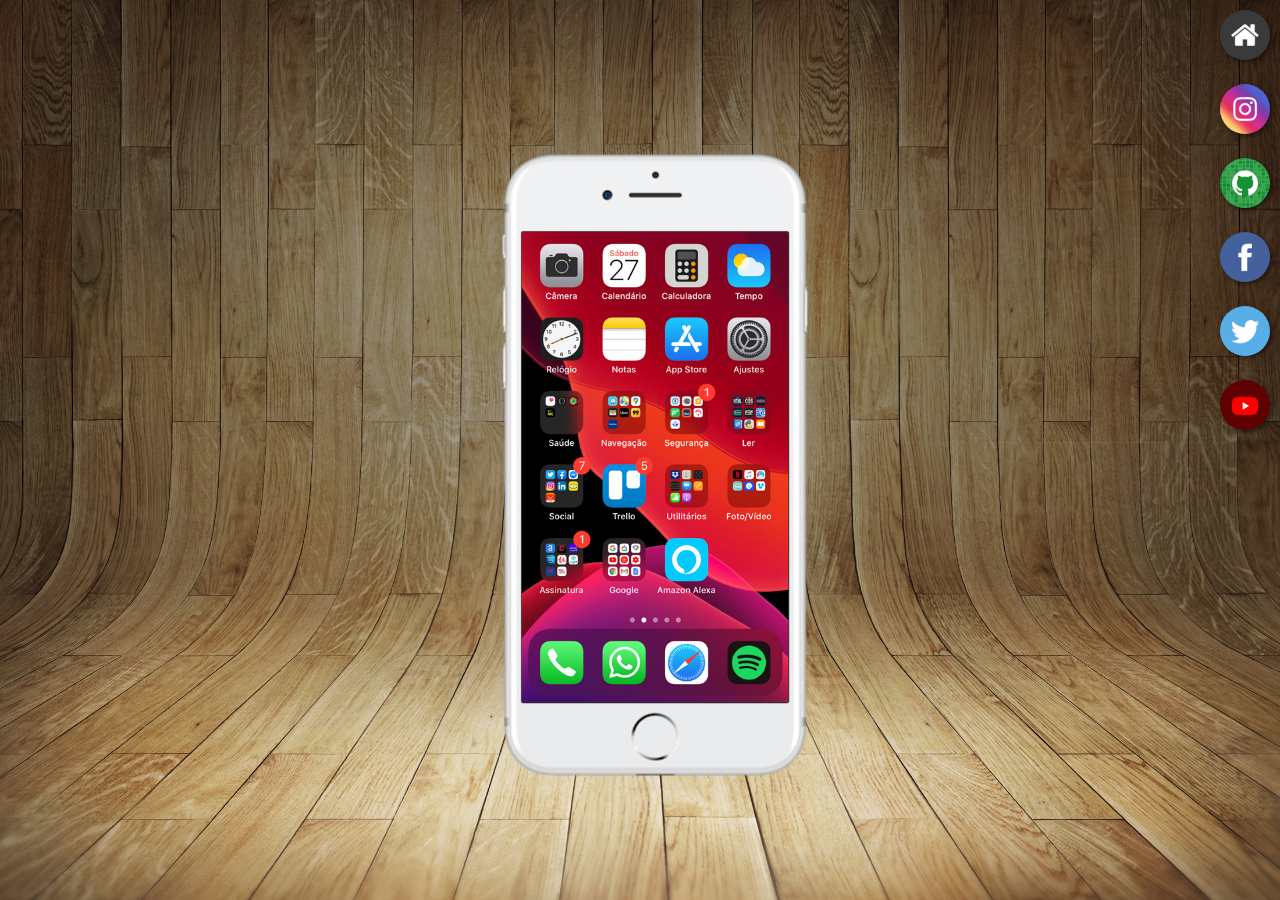
<file: index.html>
<!DOCTYPE html>
<html lang="pt-br">
<head>
    <meta charset="UTF-8">
    <meta name="viewport" content="width=device-width, initial-scale=1.0">
    <link rel="shortcut icon" href="favicon.ico" type="image/x-icon">
    <link rel="stylesheet" href="estilos/style.css">
    <title>Projeto Redes Socias</title>
</head>
<body>
    <main>
        <section id="telefone">
            <iframe src="home.html" name="tela" id="tela"  frameborder="0">
                Seu navegadornão é compatível.
            </iframe>
        </section>
        <section id="redes-sociais">
            <a href="home.html" target="tela"><img src="imagens/logo-home.jpg" alt="home"></a> <br>
            <a href="insta.html" target="tela"><img src="imagens/logo-instagram.jpg" alt="instagram"></a> <br>
            <a href="github.html" target="tela"><img src="imagens/logo-github.jpg" alt="github"></a> <br>
            <a href="facebook.html" target="tela"><img src="imagens/logo-facebook.jpg" alt="facebook"></a> <br>
            <a href="twitter.html" target="tela"><img src="imagens/logo-twitter.jpg" alt="twitter"></a> <br>
            <a href="youtube.html" target="tela"><img src="imagens/logo-youtube.jpg" alt="youtube"></a>
        </section>
    </main>
</body>
</html>
</file>
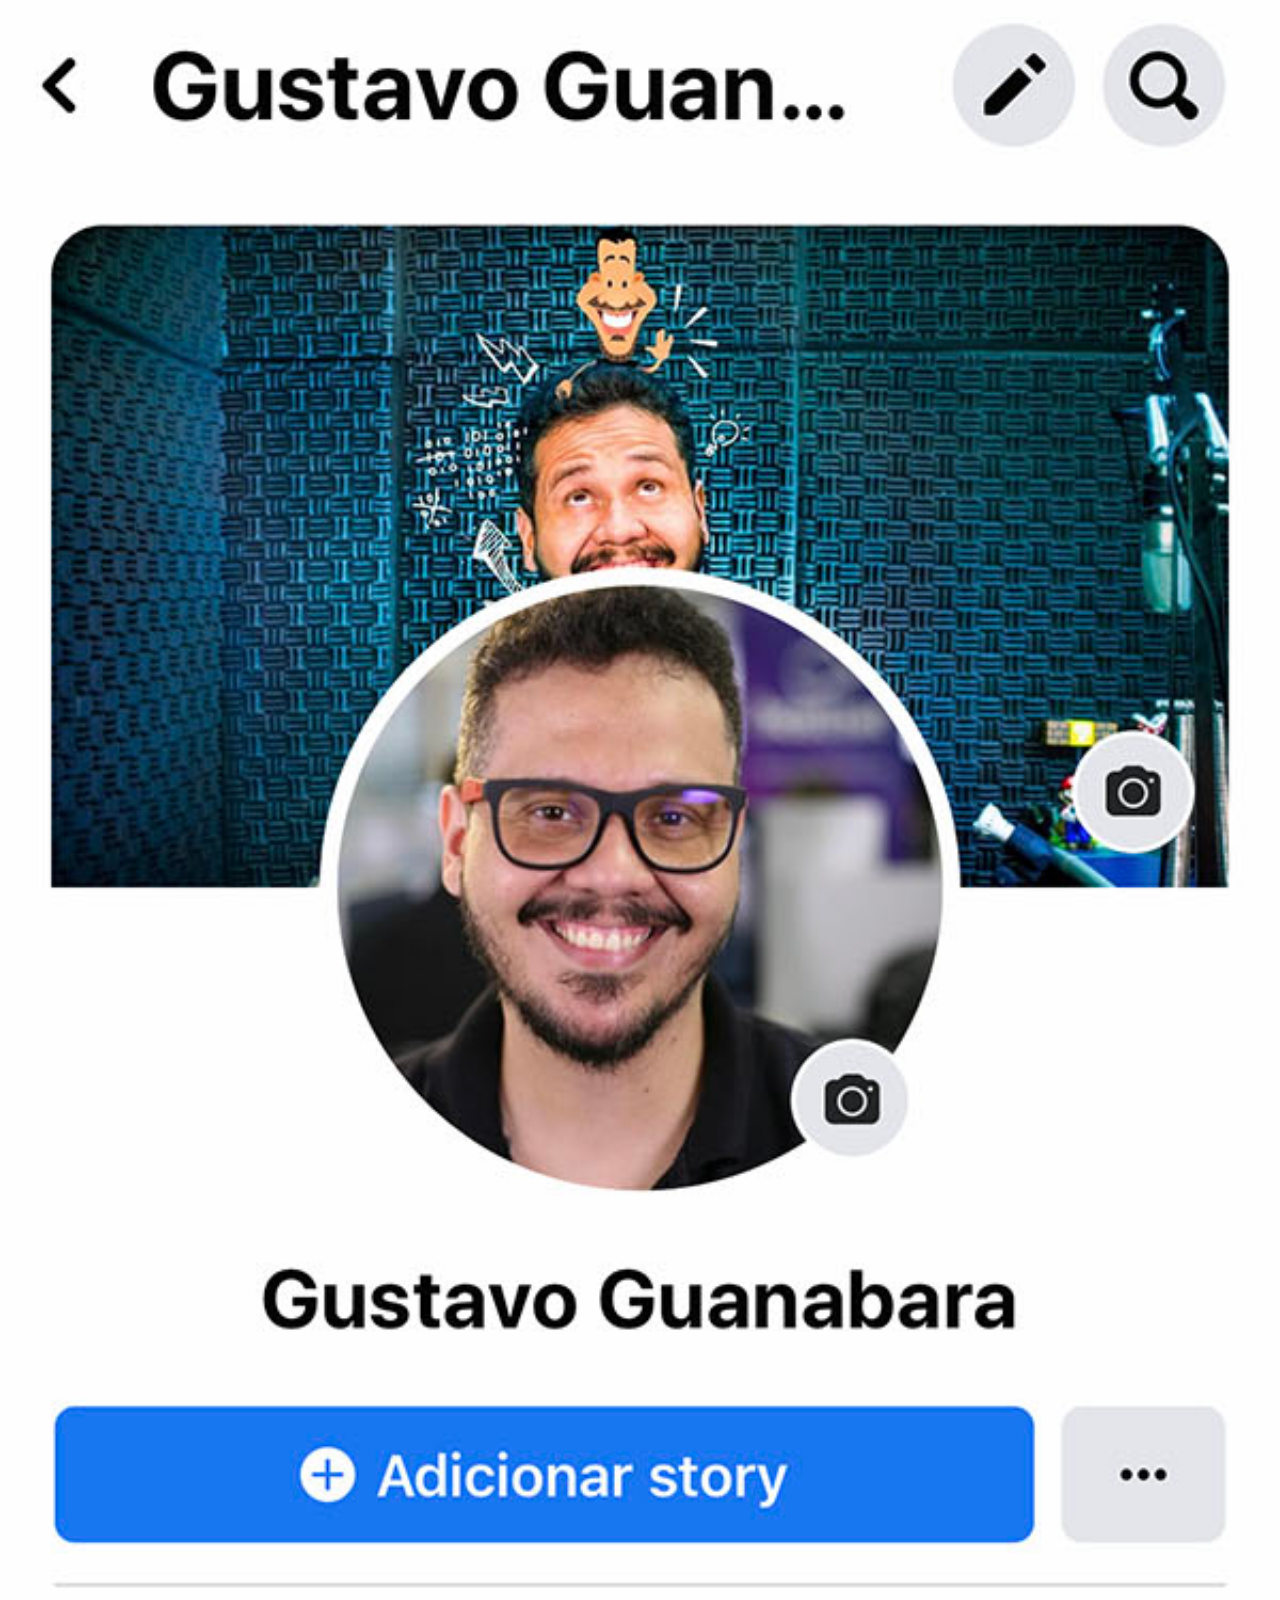
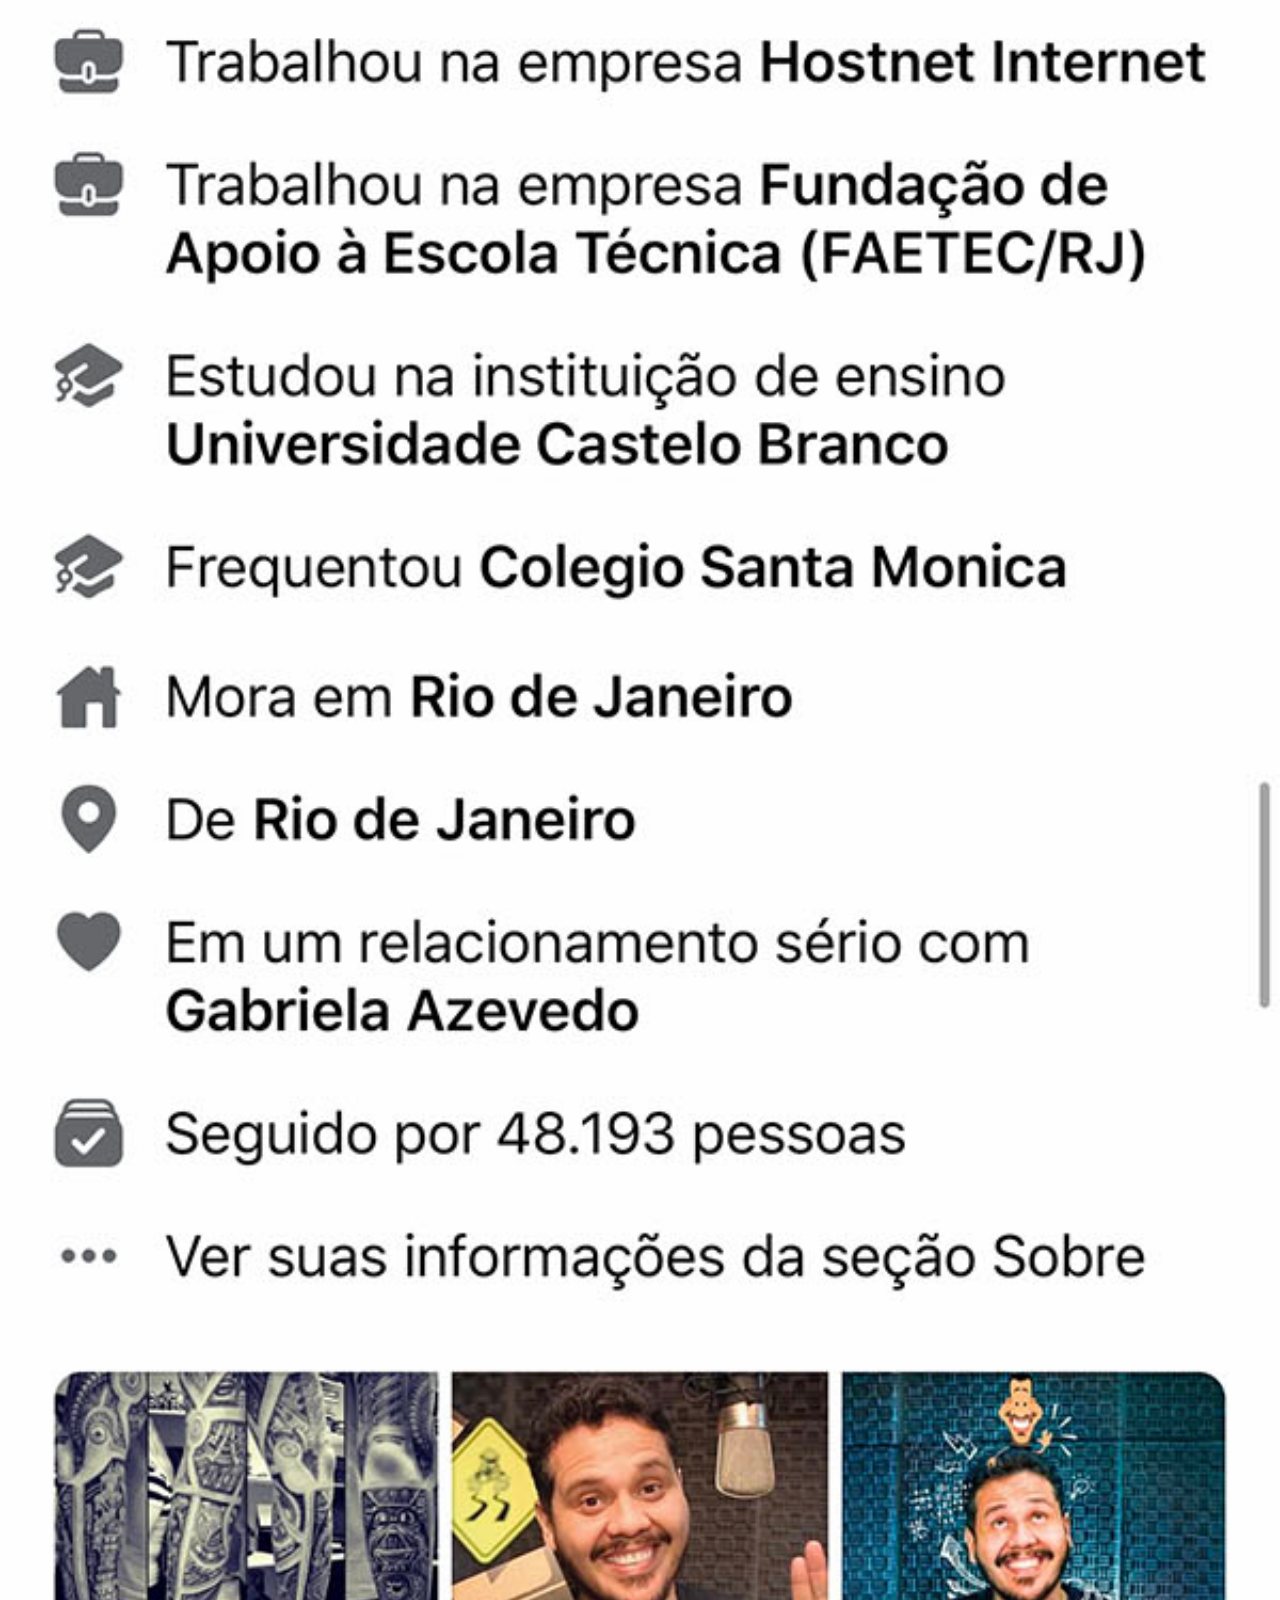
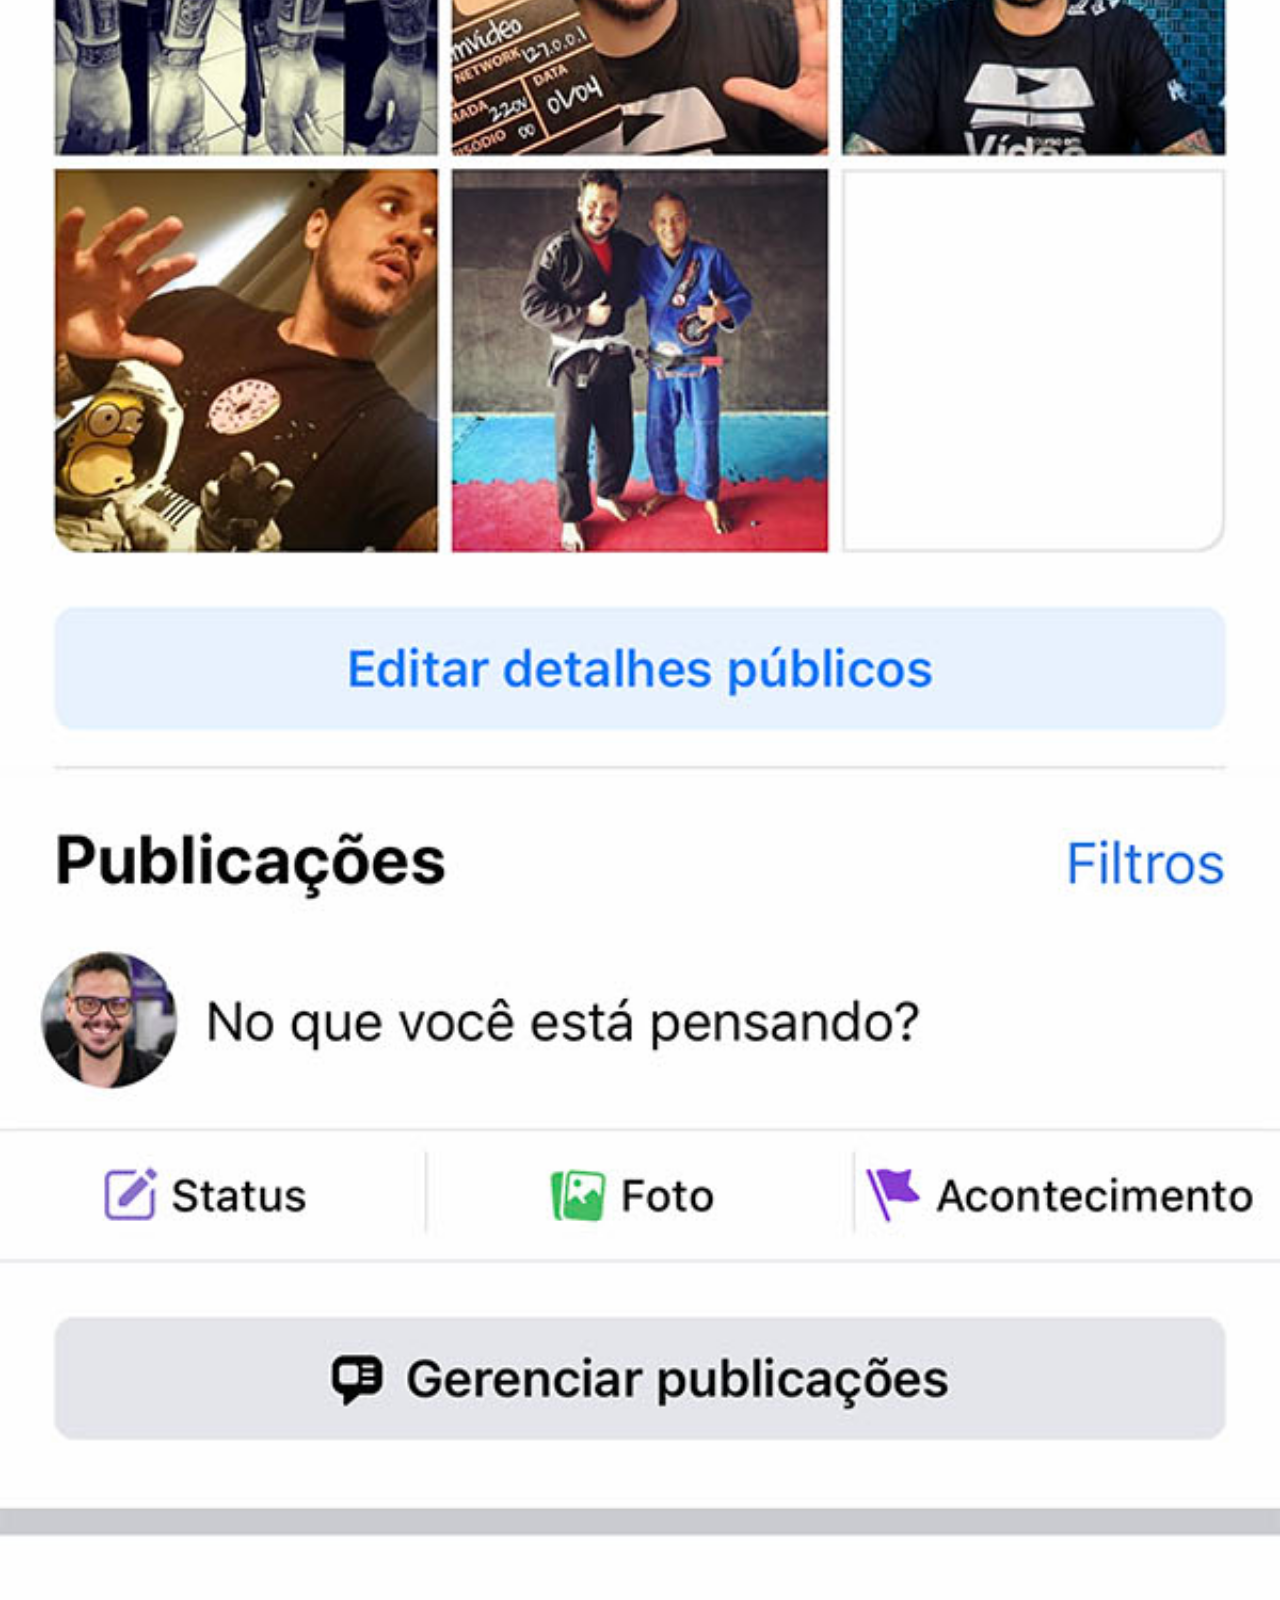
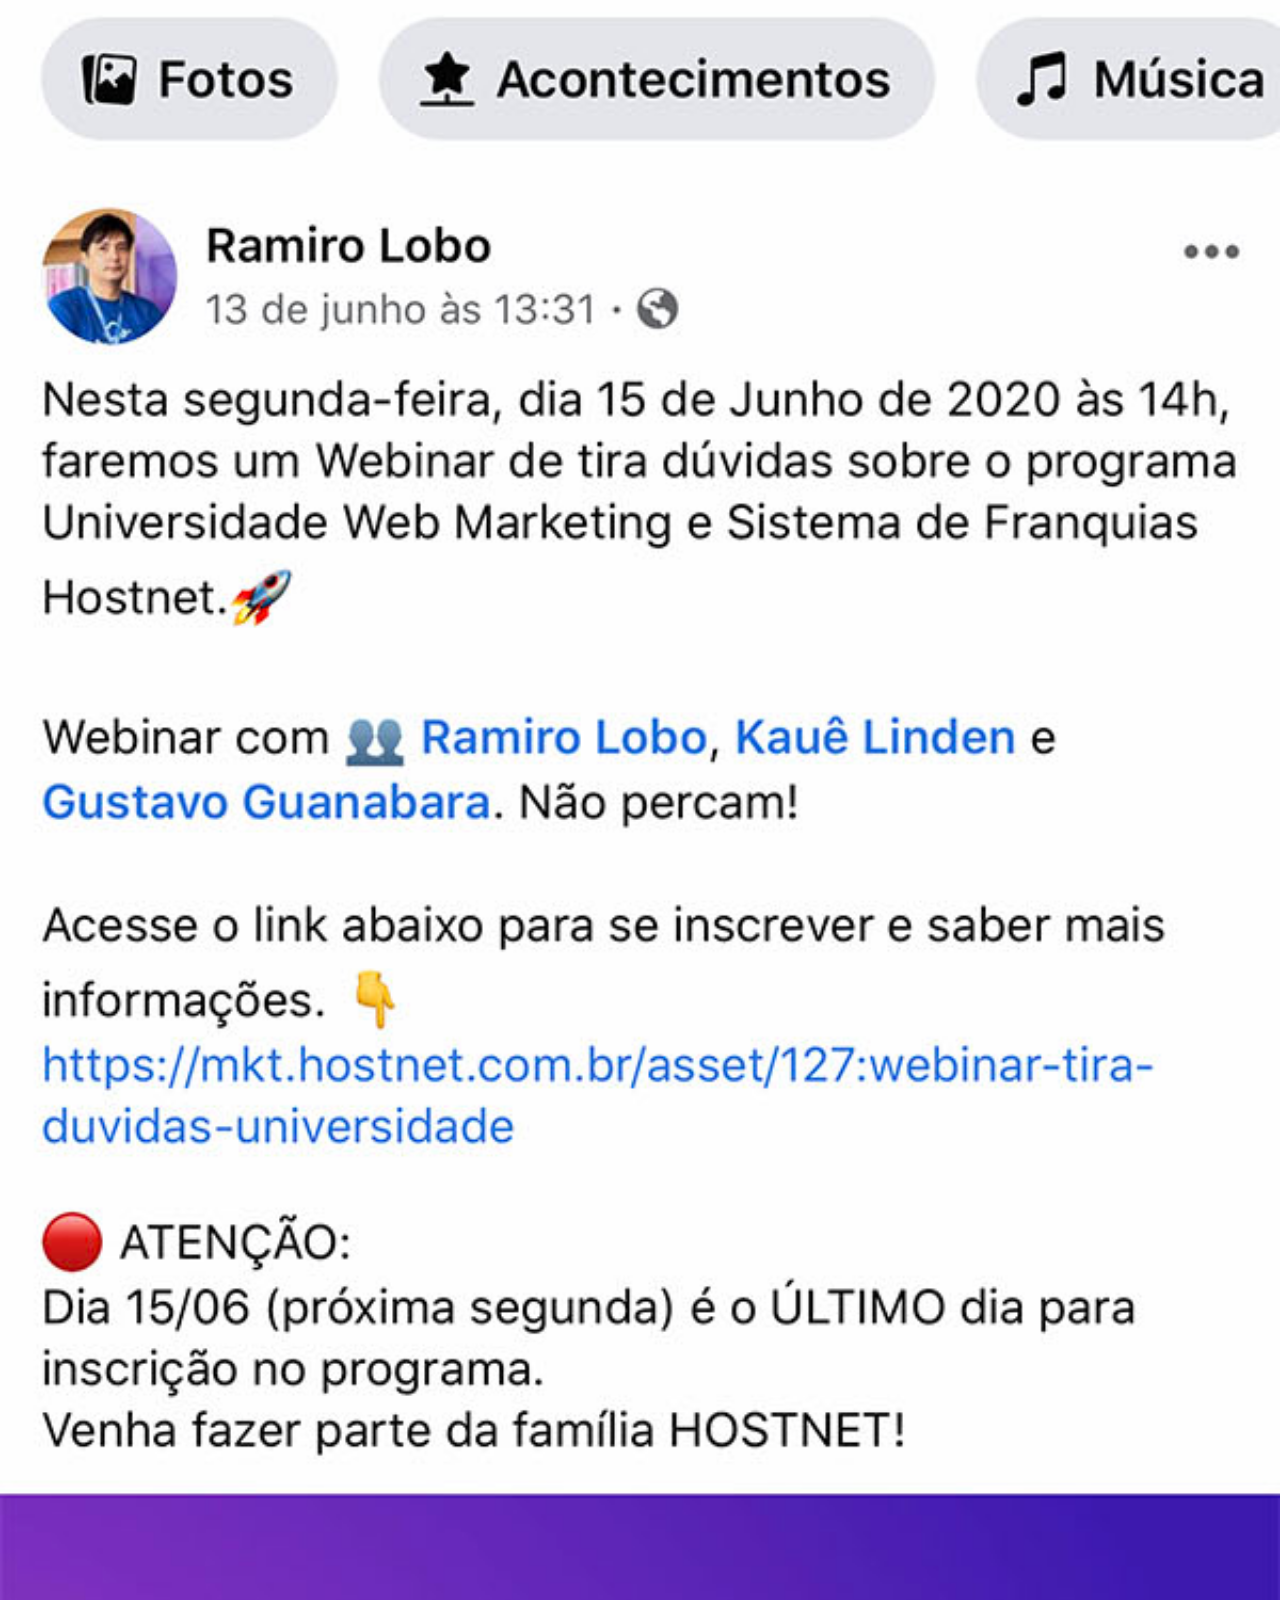
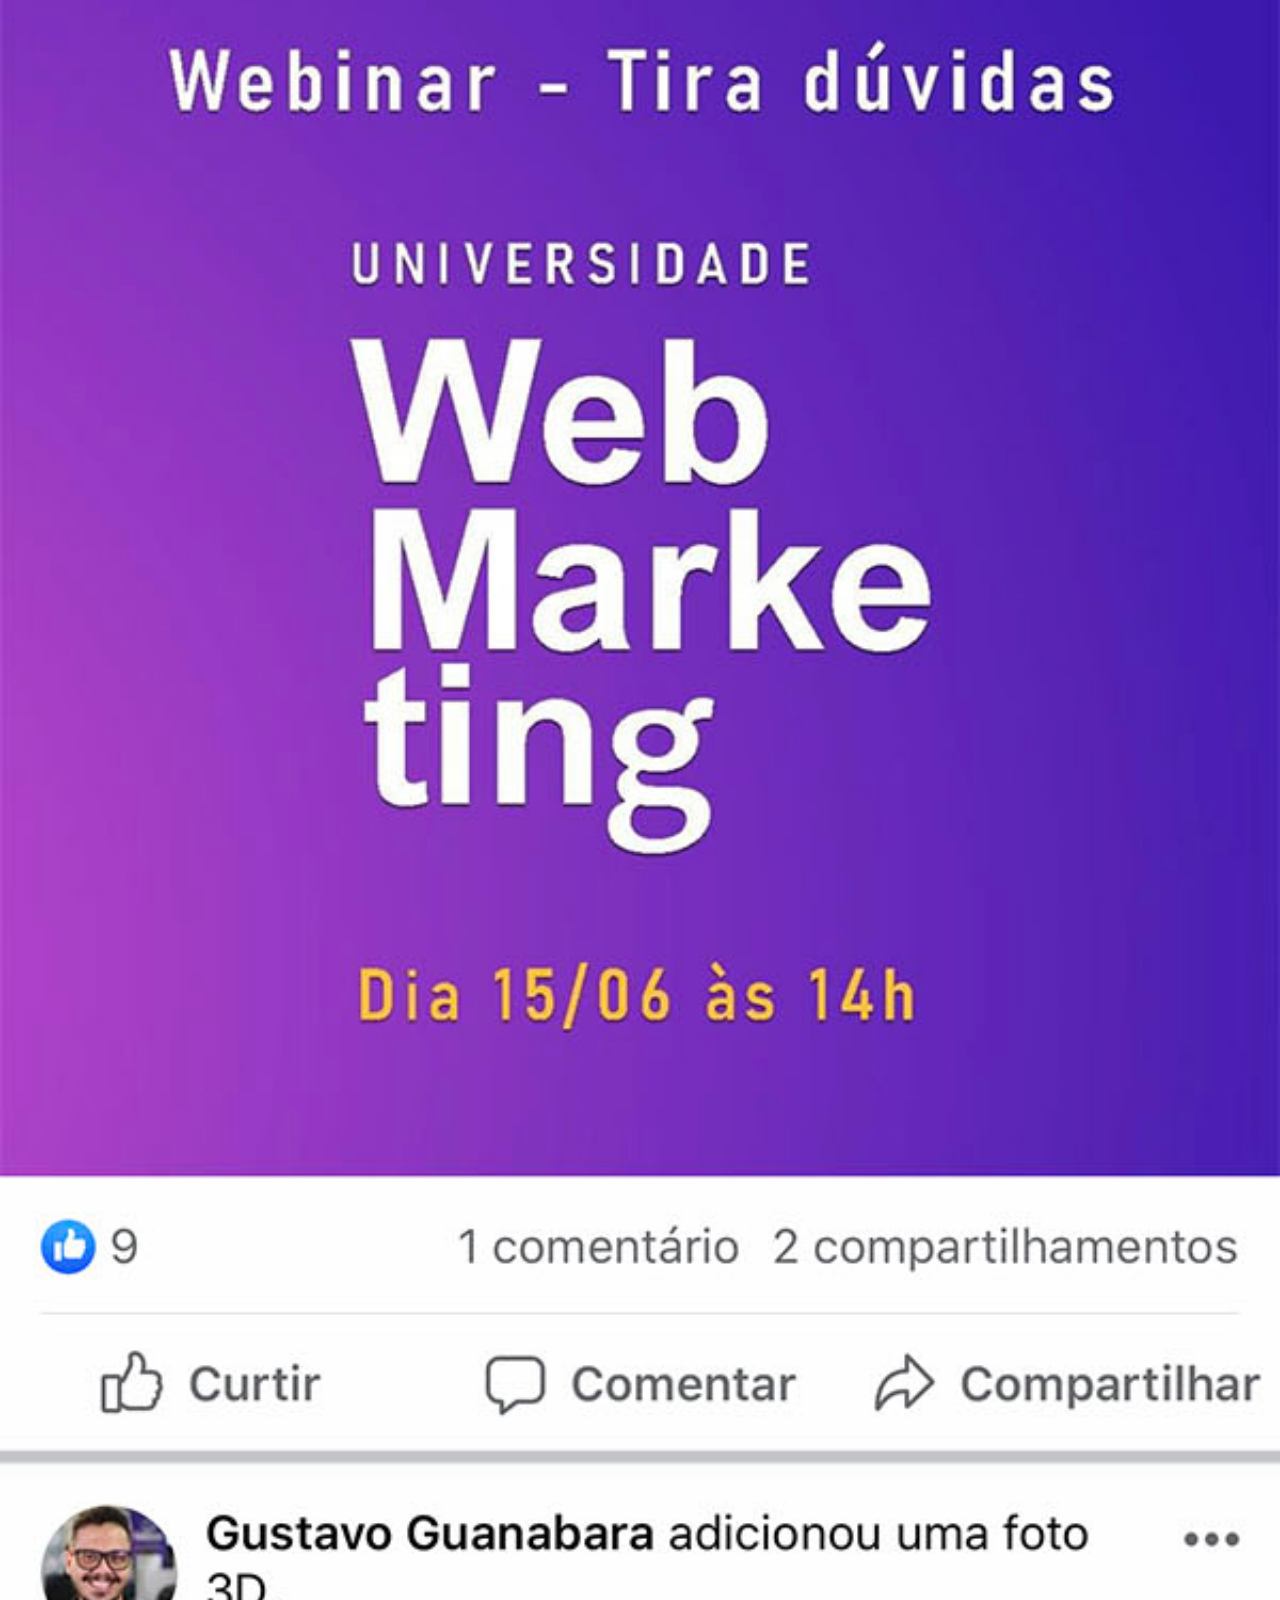
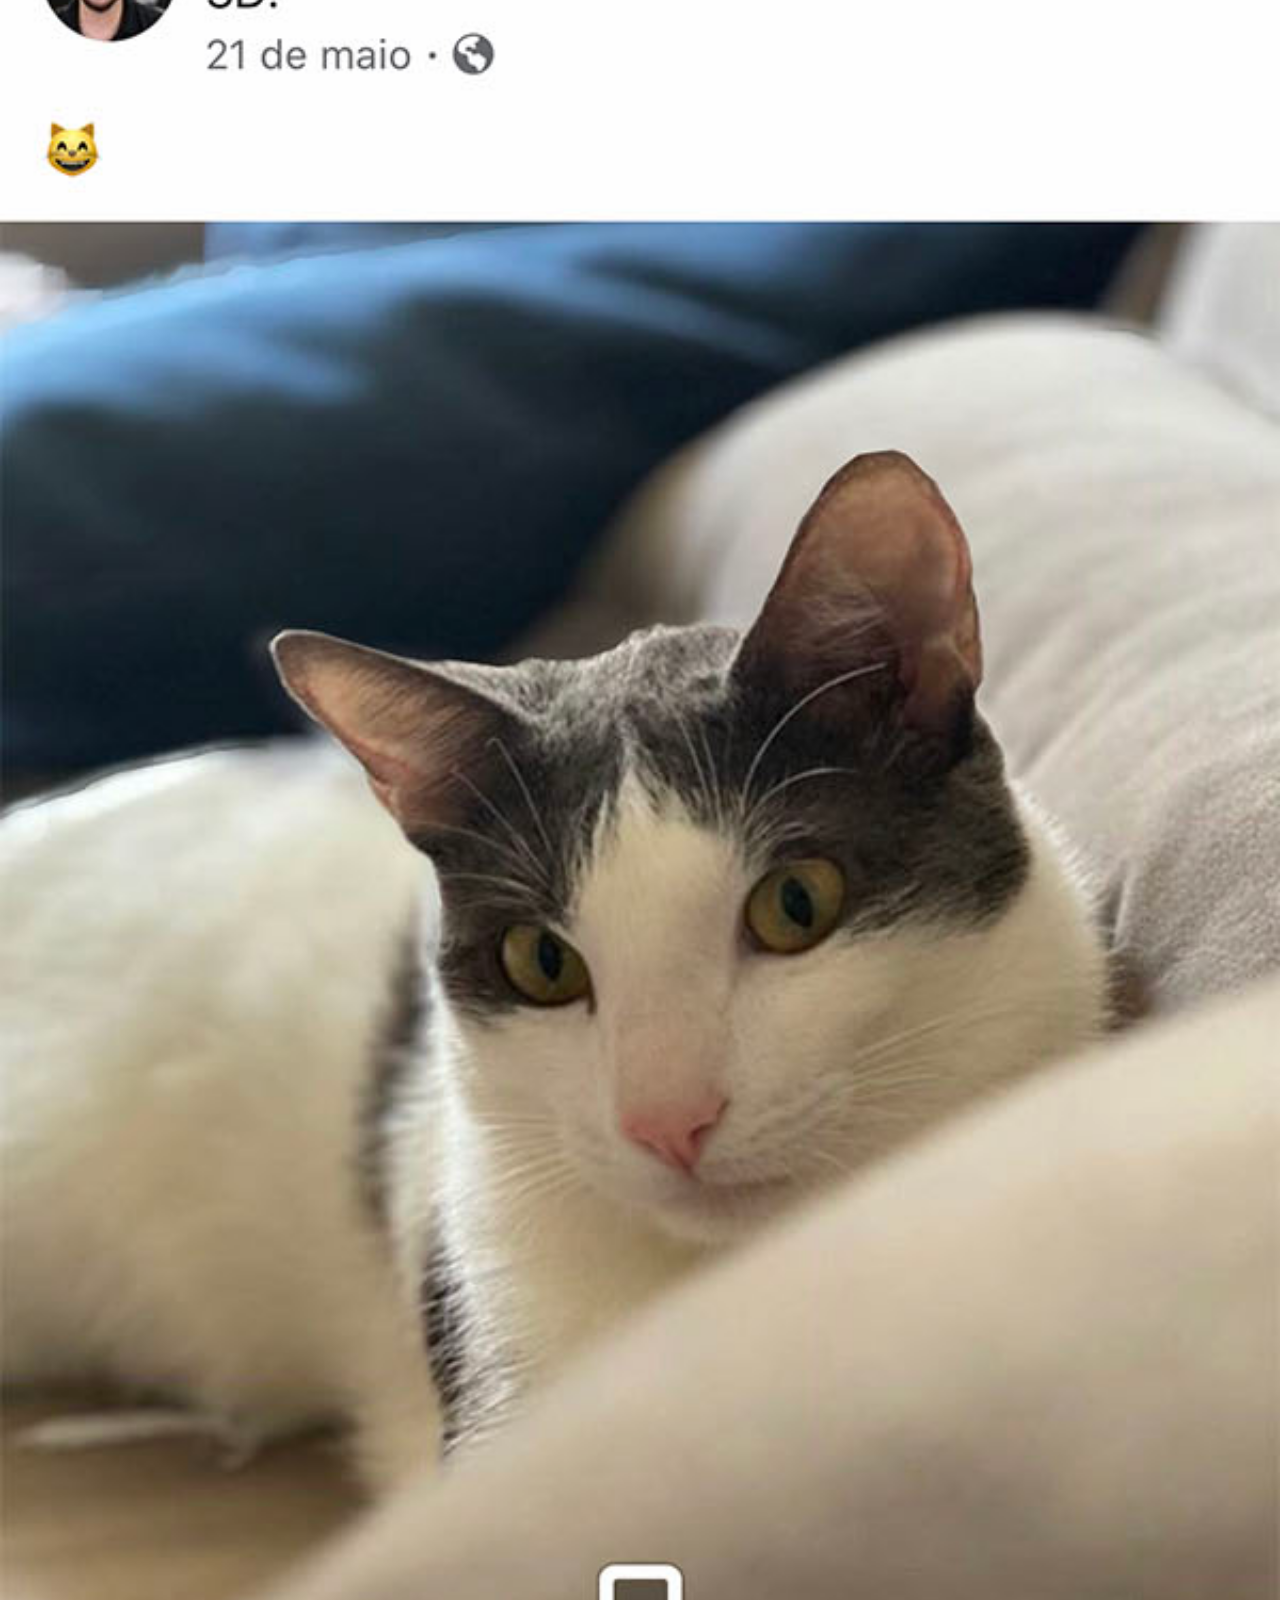
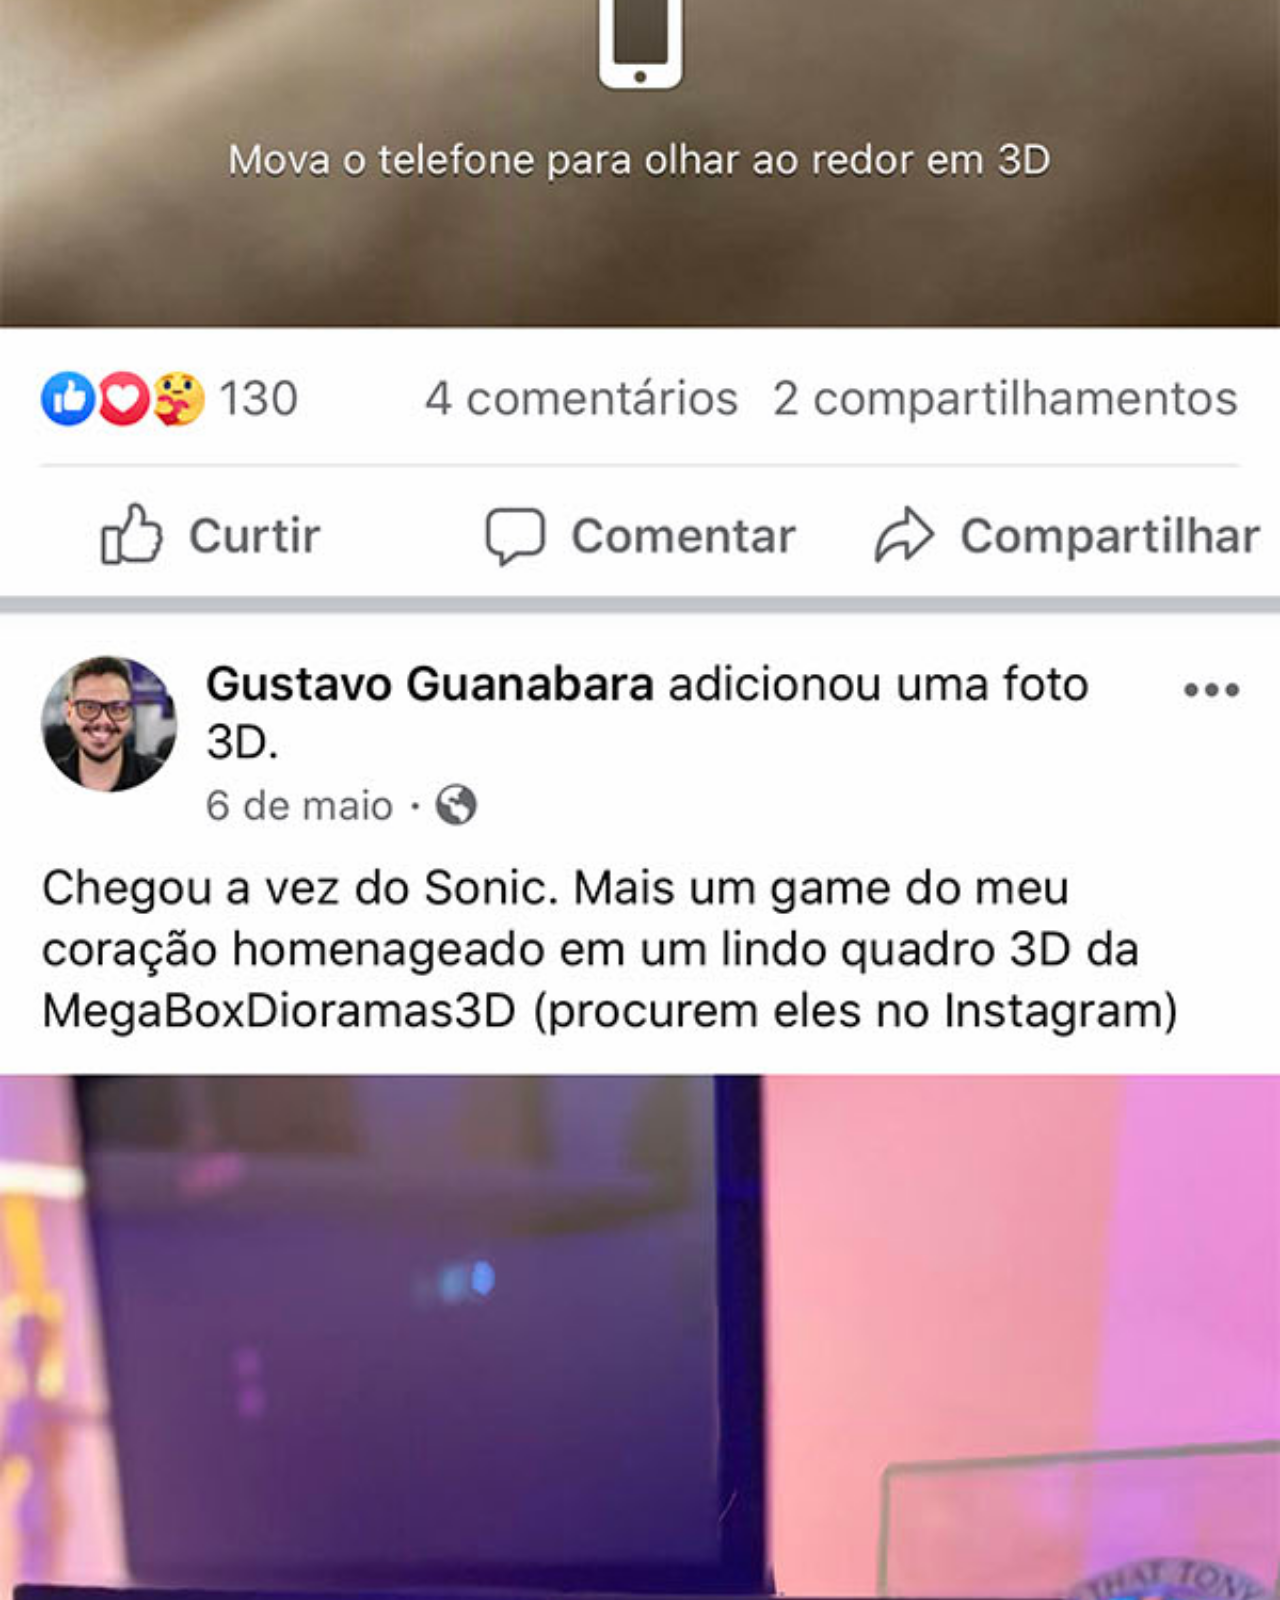
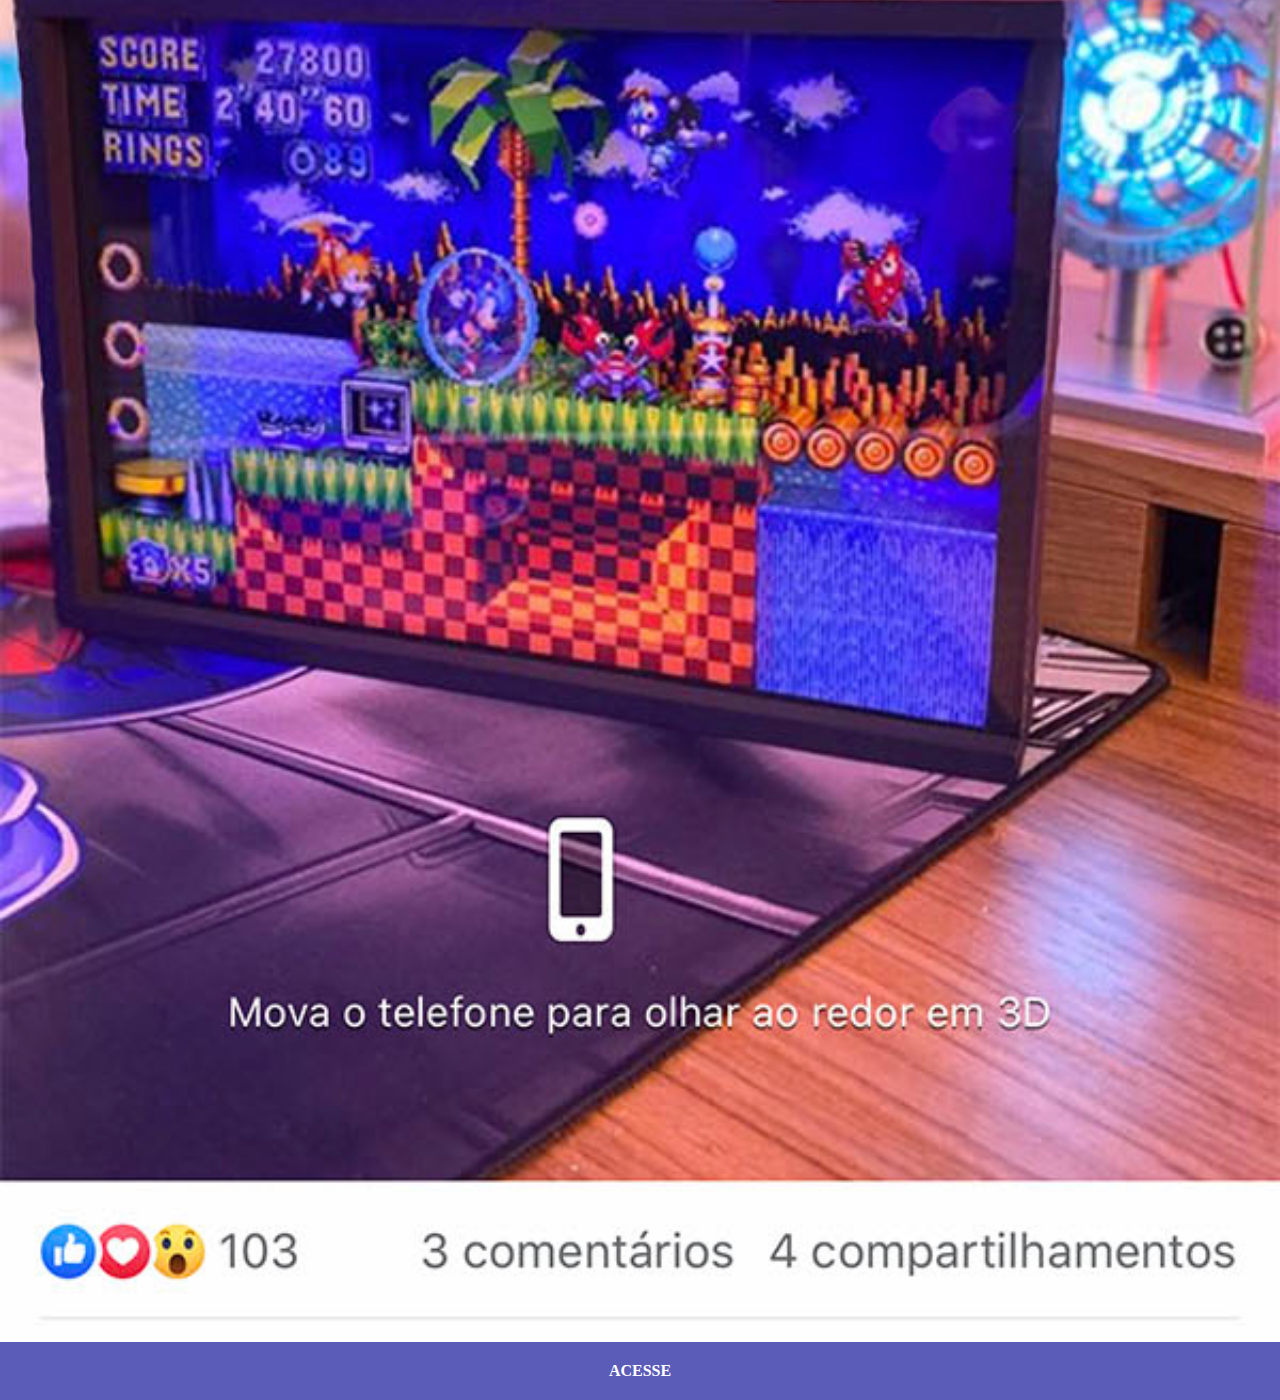
<file: facebook.html>
<!DOCTYPE html>
<html lang="pt-br">
<head>
    <meta charset="UTF-8">
    <meta name="viewport" content="width=device-width, initial-scale=1.0">
    <link rel="stylesheet" href="estilos/social.css">
    <title>Document</title>
</head>
<body>
    <img src="imagens/tela-facebook.jpg" alt="">
    <a href="https://www.facebook.com/profile.php?id=61561028893979&locale=pt_BR">ACESSE</a>
</body>
</html>
</file>
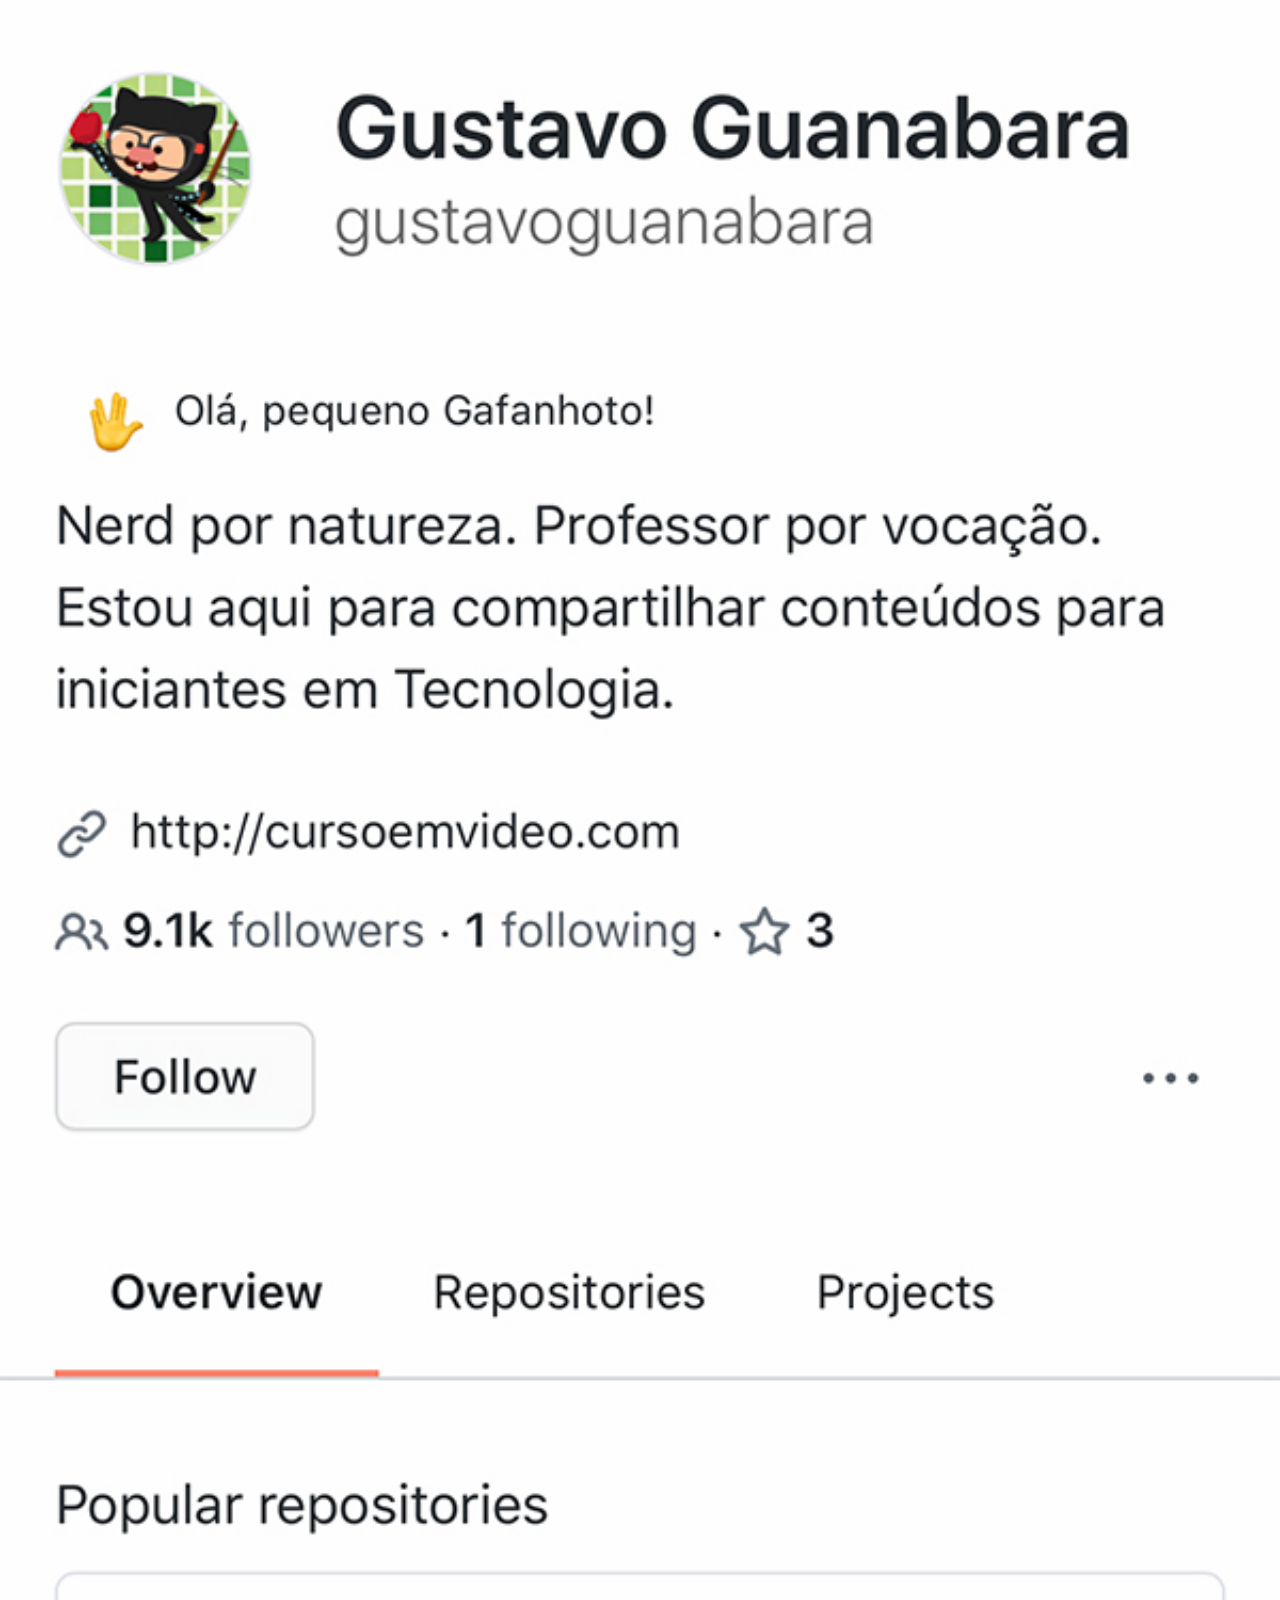
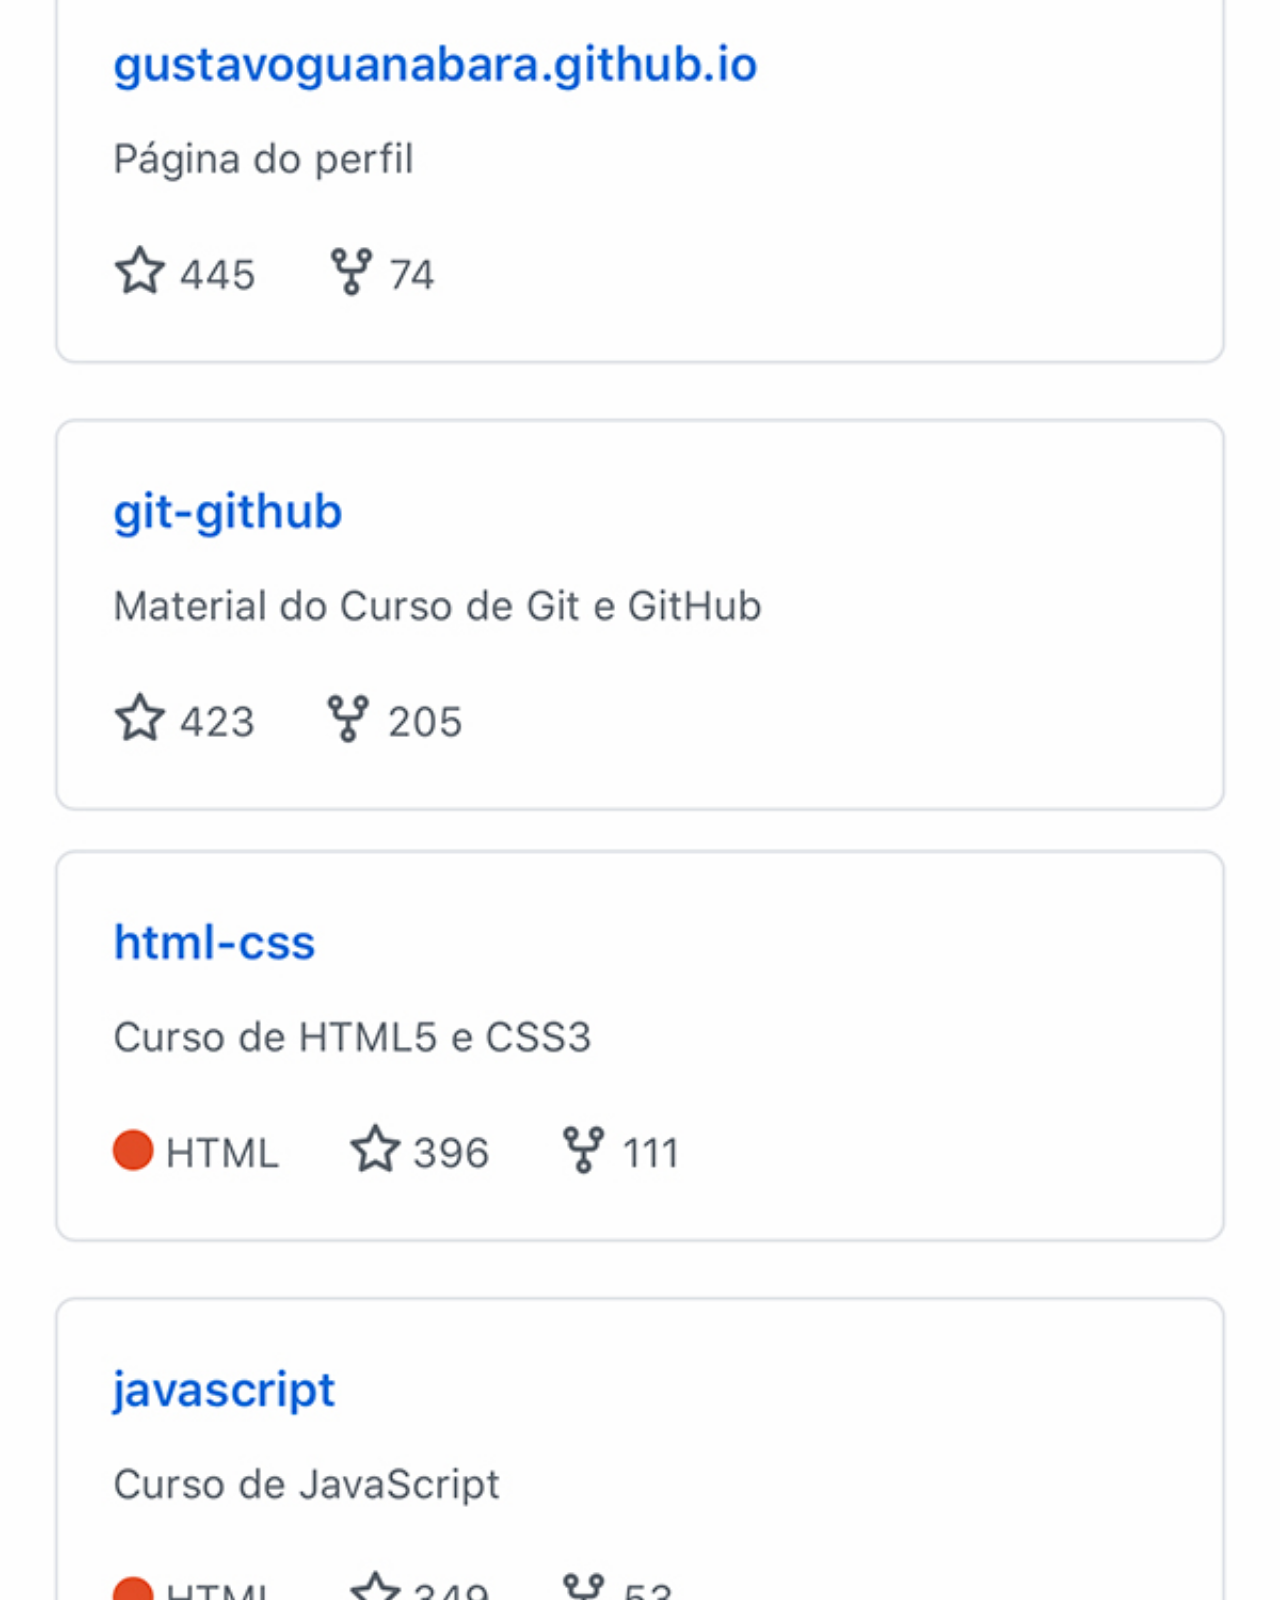
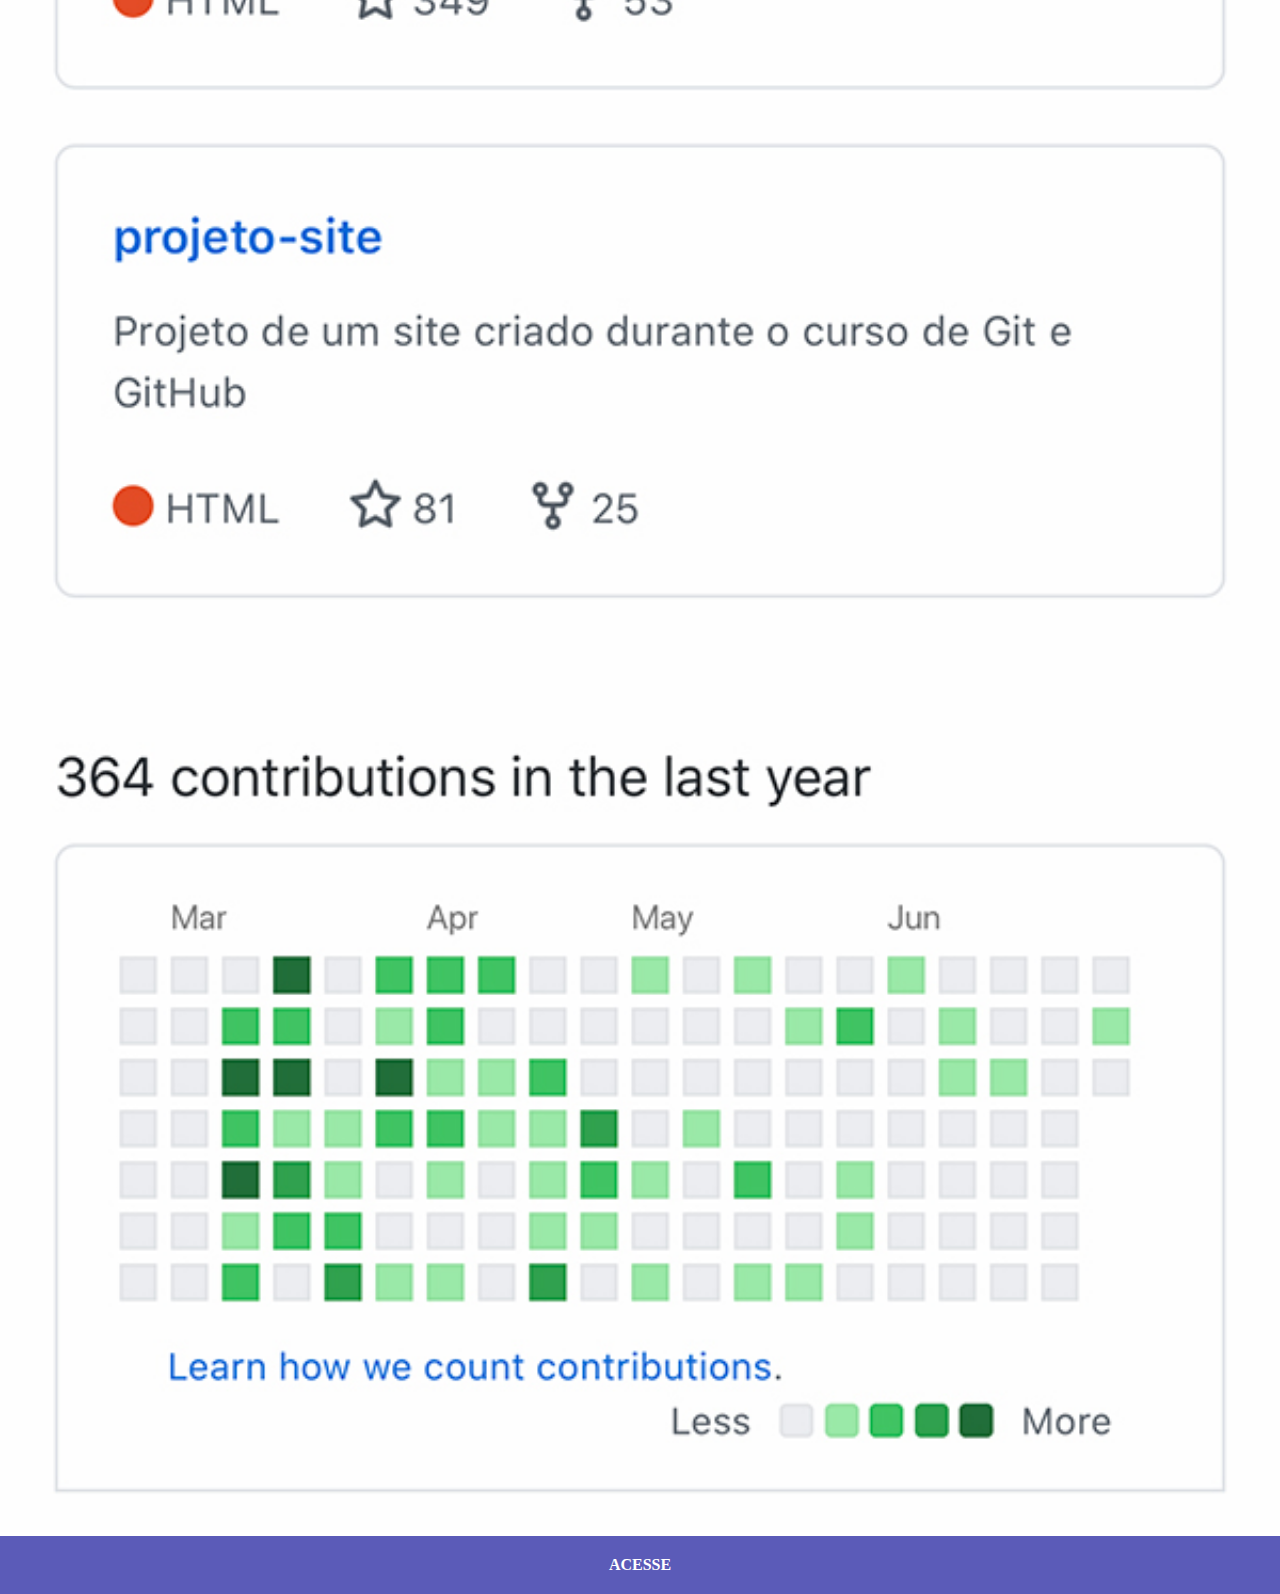
<file: github.html>
<!DOCTYPE html>
<html lang="pt-br">
<head>
    <meta charset="UTF-8">
    <meta name="viewport" content="width=device-width, initial-scale=1.0">
    <link rel="stylesheet" href="estilos/social.css">
    <title>Document</title>
</head>
<body>
    <img src="imagens/tela-github.jpg" alt="github">
    <a href="https://github.com/KeslyAquinoa">ACESSE</a>
</body>
</html>
</file>
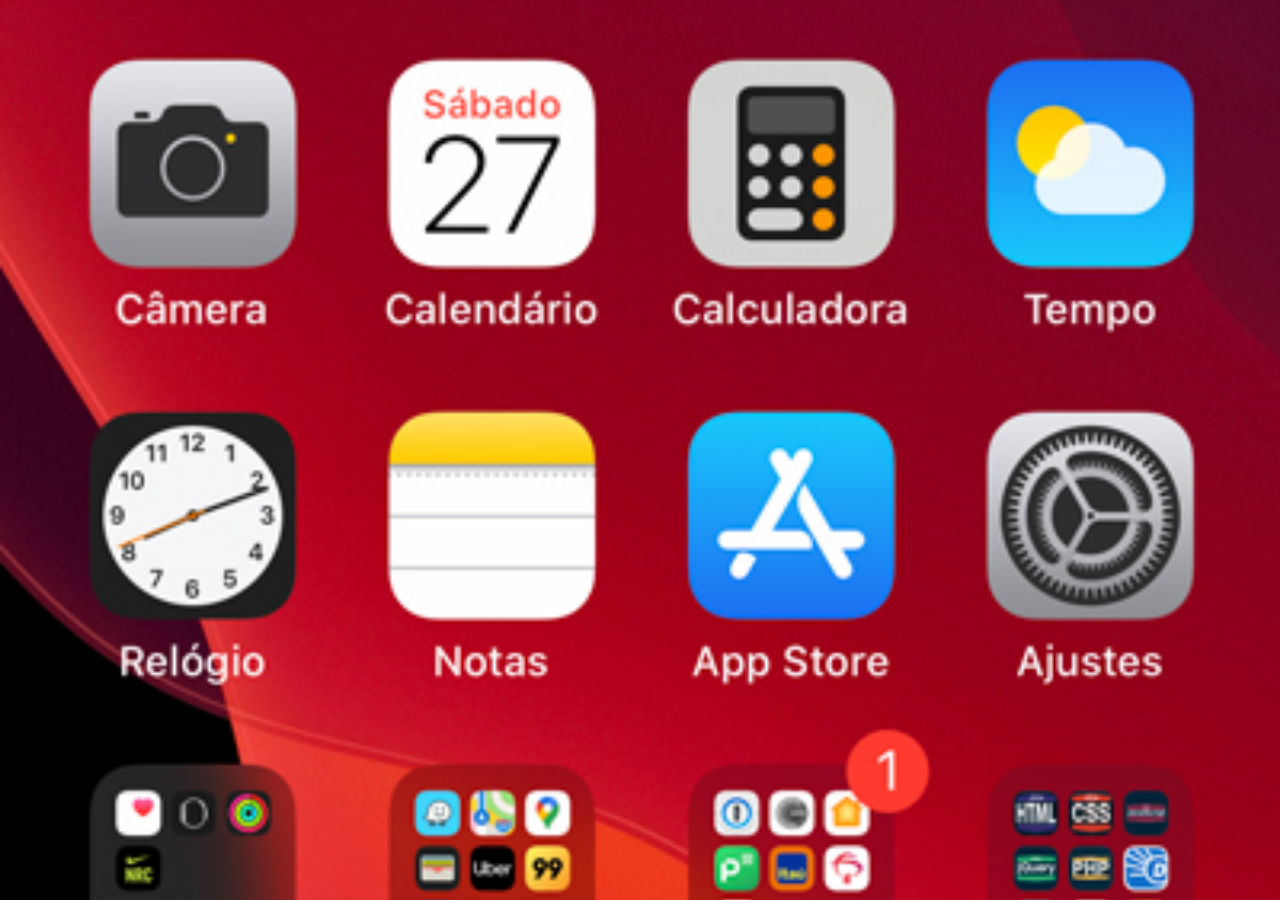
<file: home.html>
<!DOCTYPE html>
<html lang="pt-br">
<head>
    <meta charset="UTF-8">
    <meta name="viewport" content="width=device-width, initial-scale=1.0">
    <title>Home</title>
</head>
<body>
    <style>
        *{
            margin: 0px;
            padding: 0px;
        }

        body{
            width: 100vw;
            height: 100vh;
            background: black url(imagens/tela-home.jpg) no-repeat top center;
            background-size: cover;
        }
    </style>
</body>
</html>
</file>
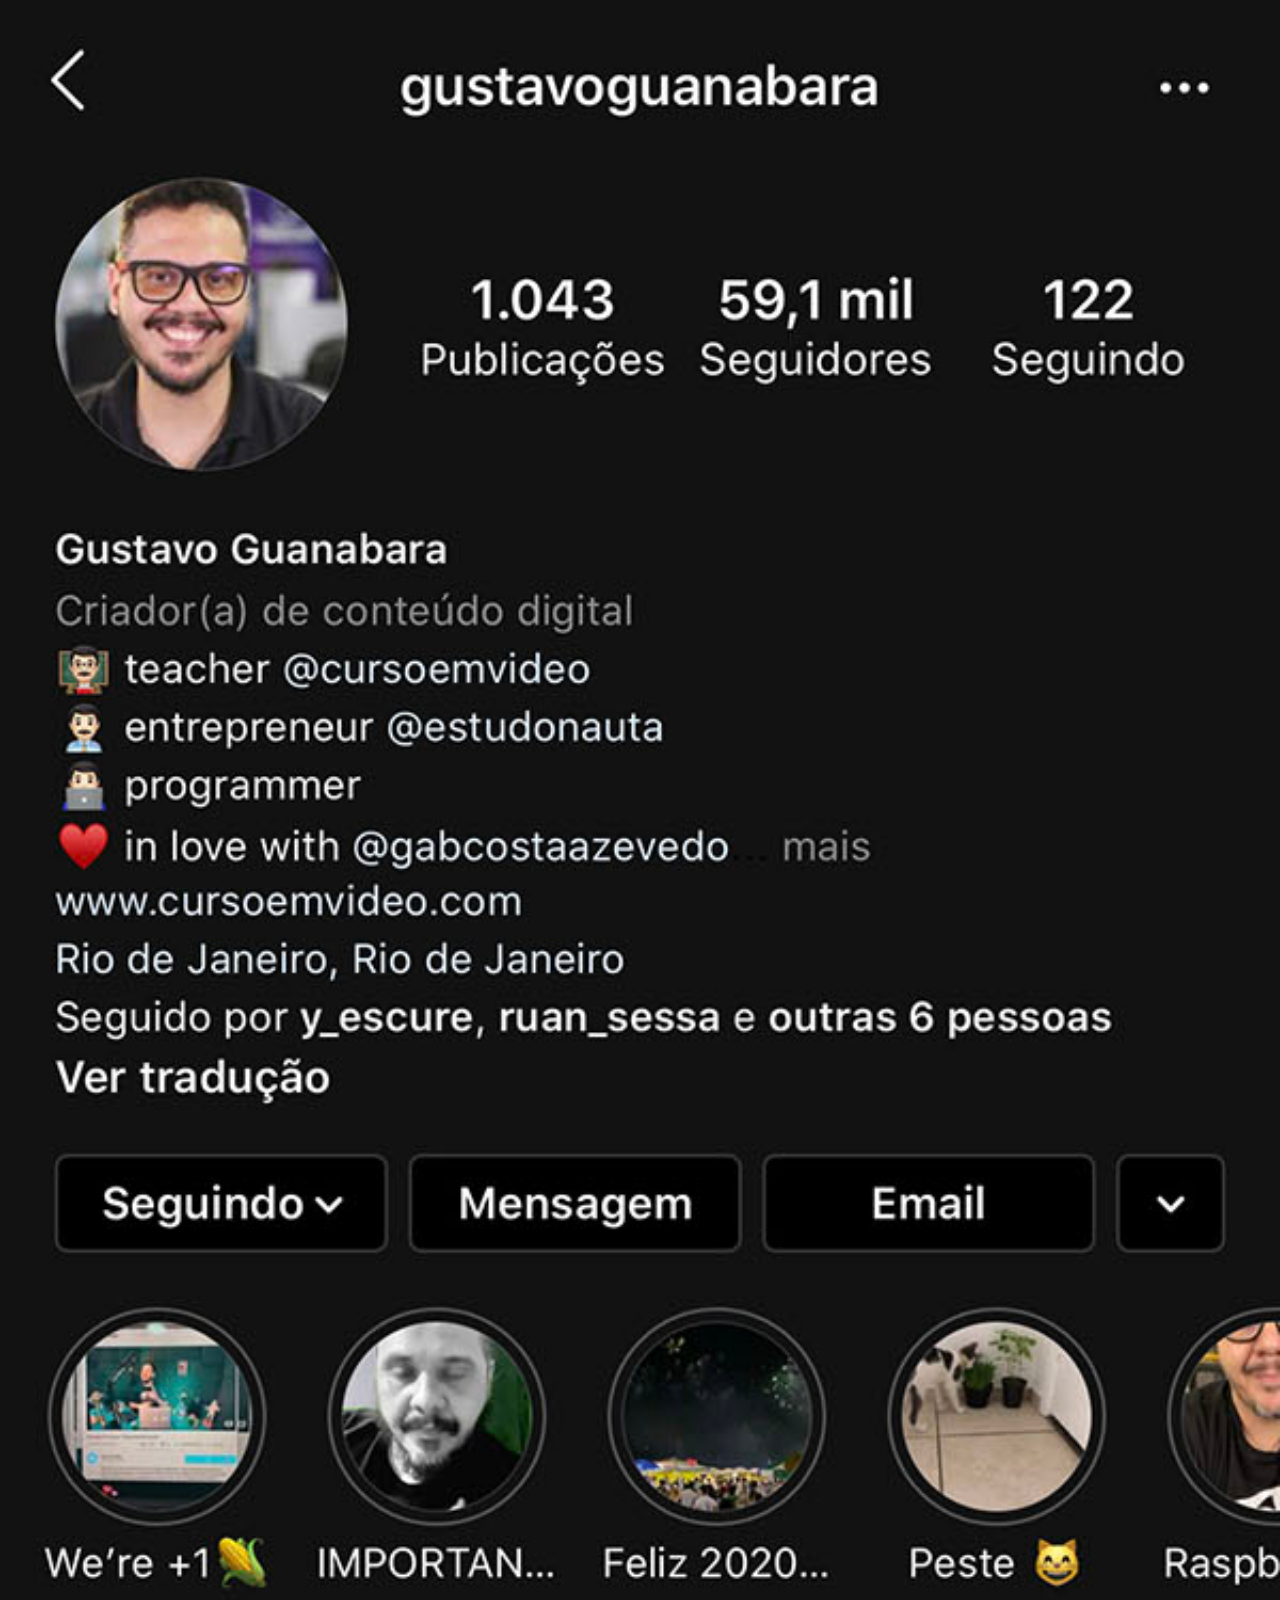
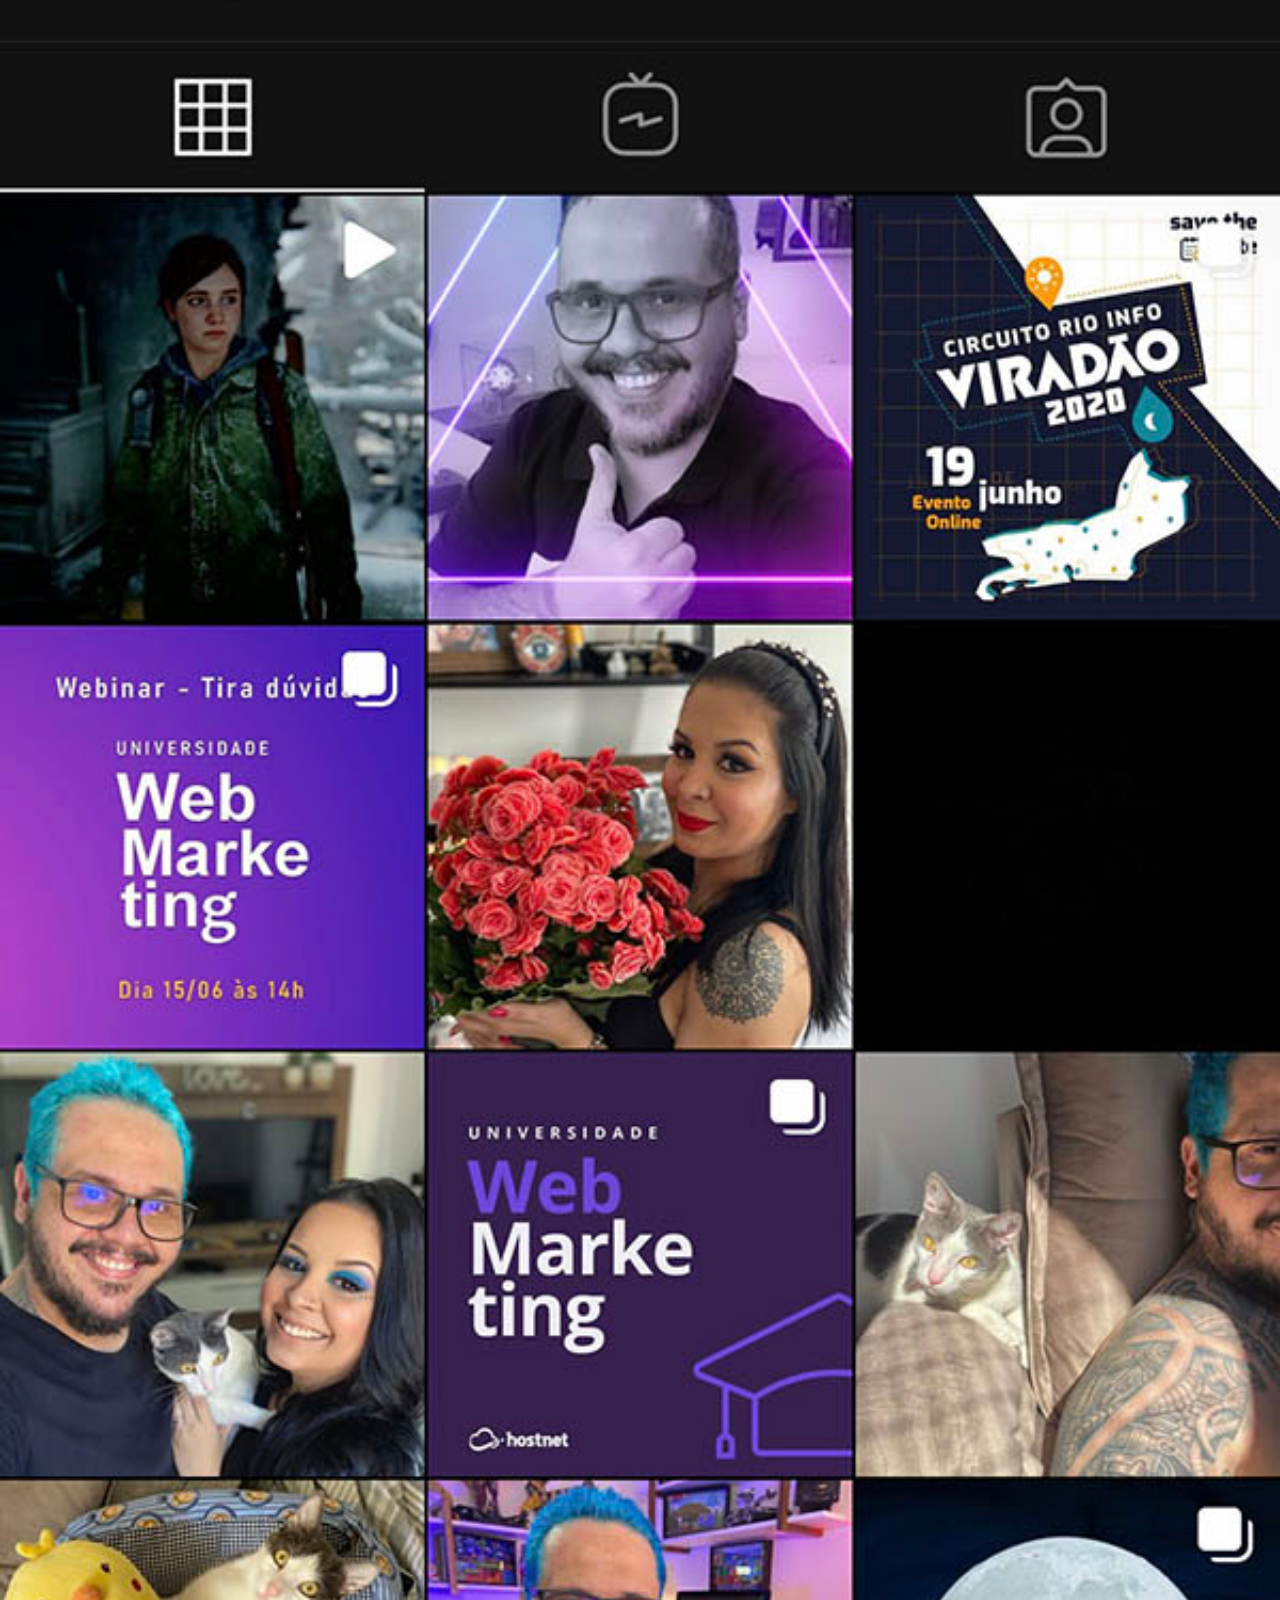
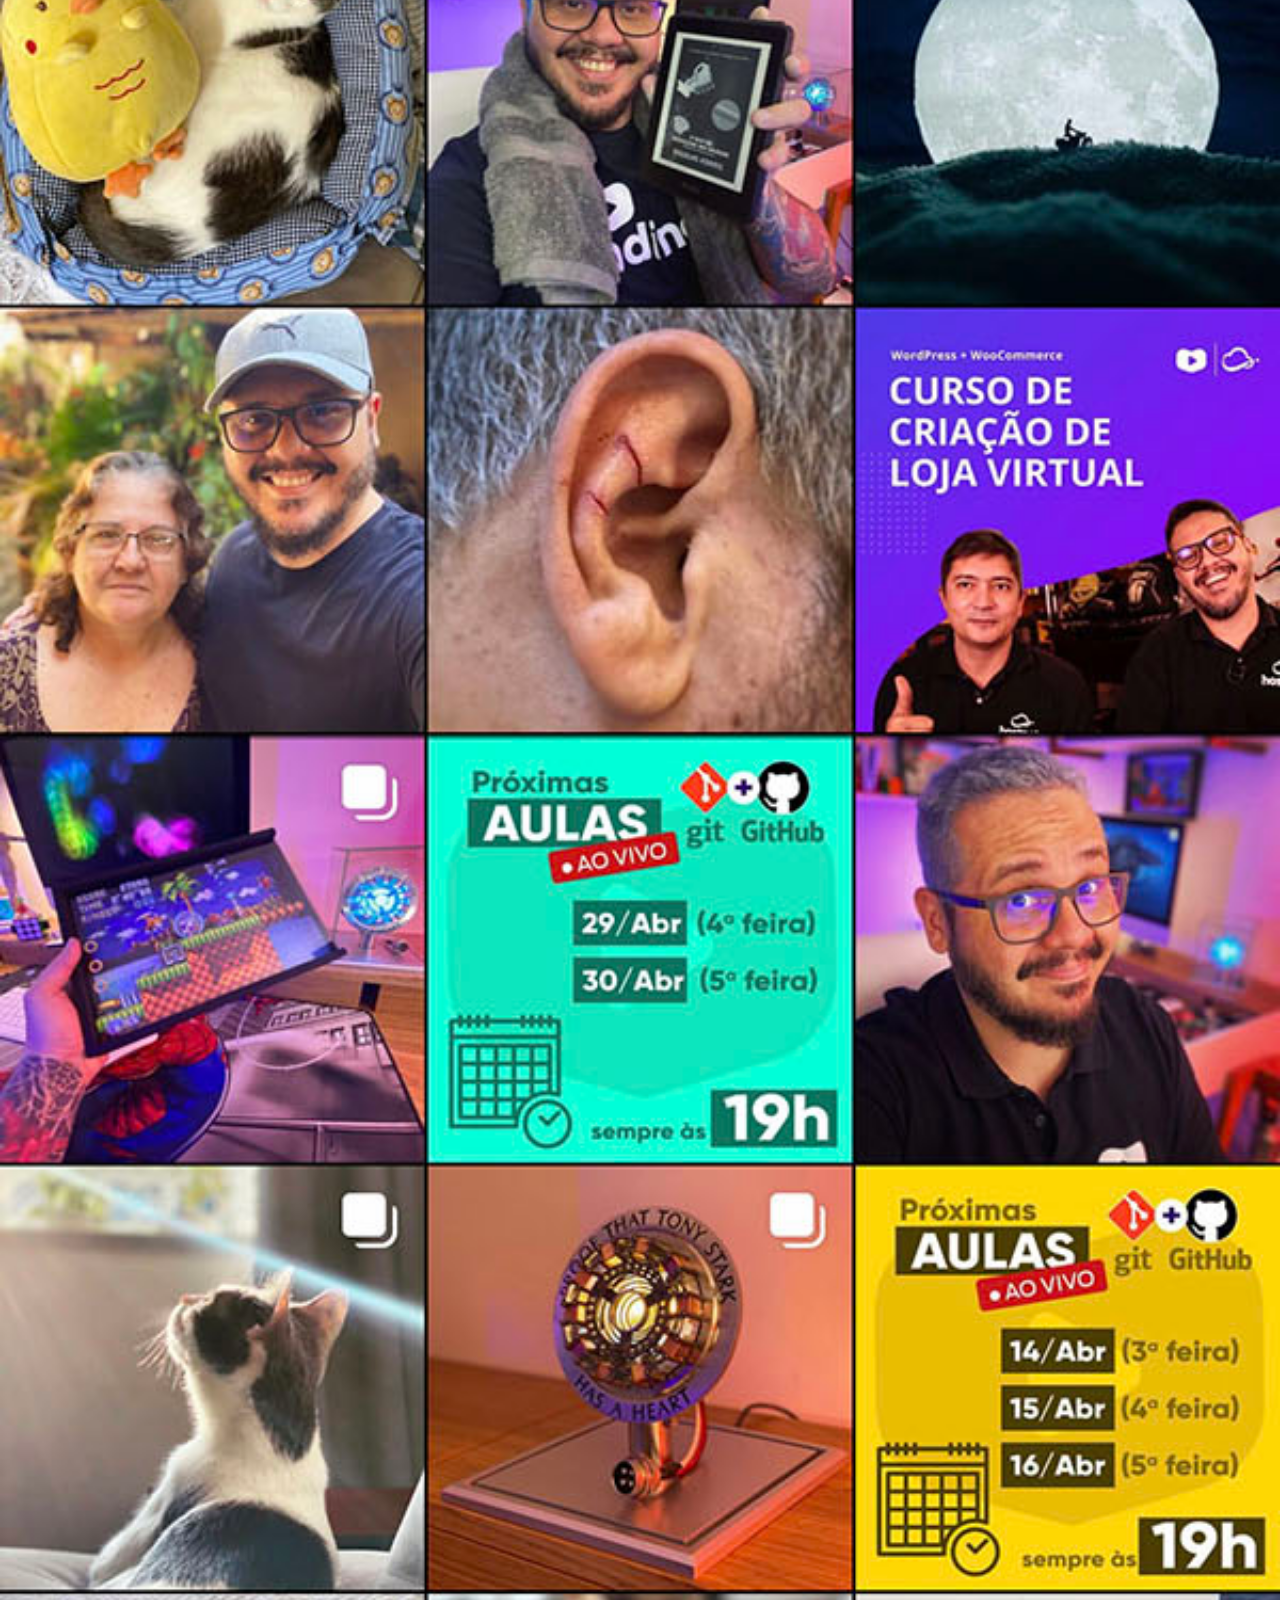
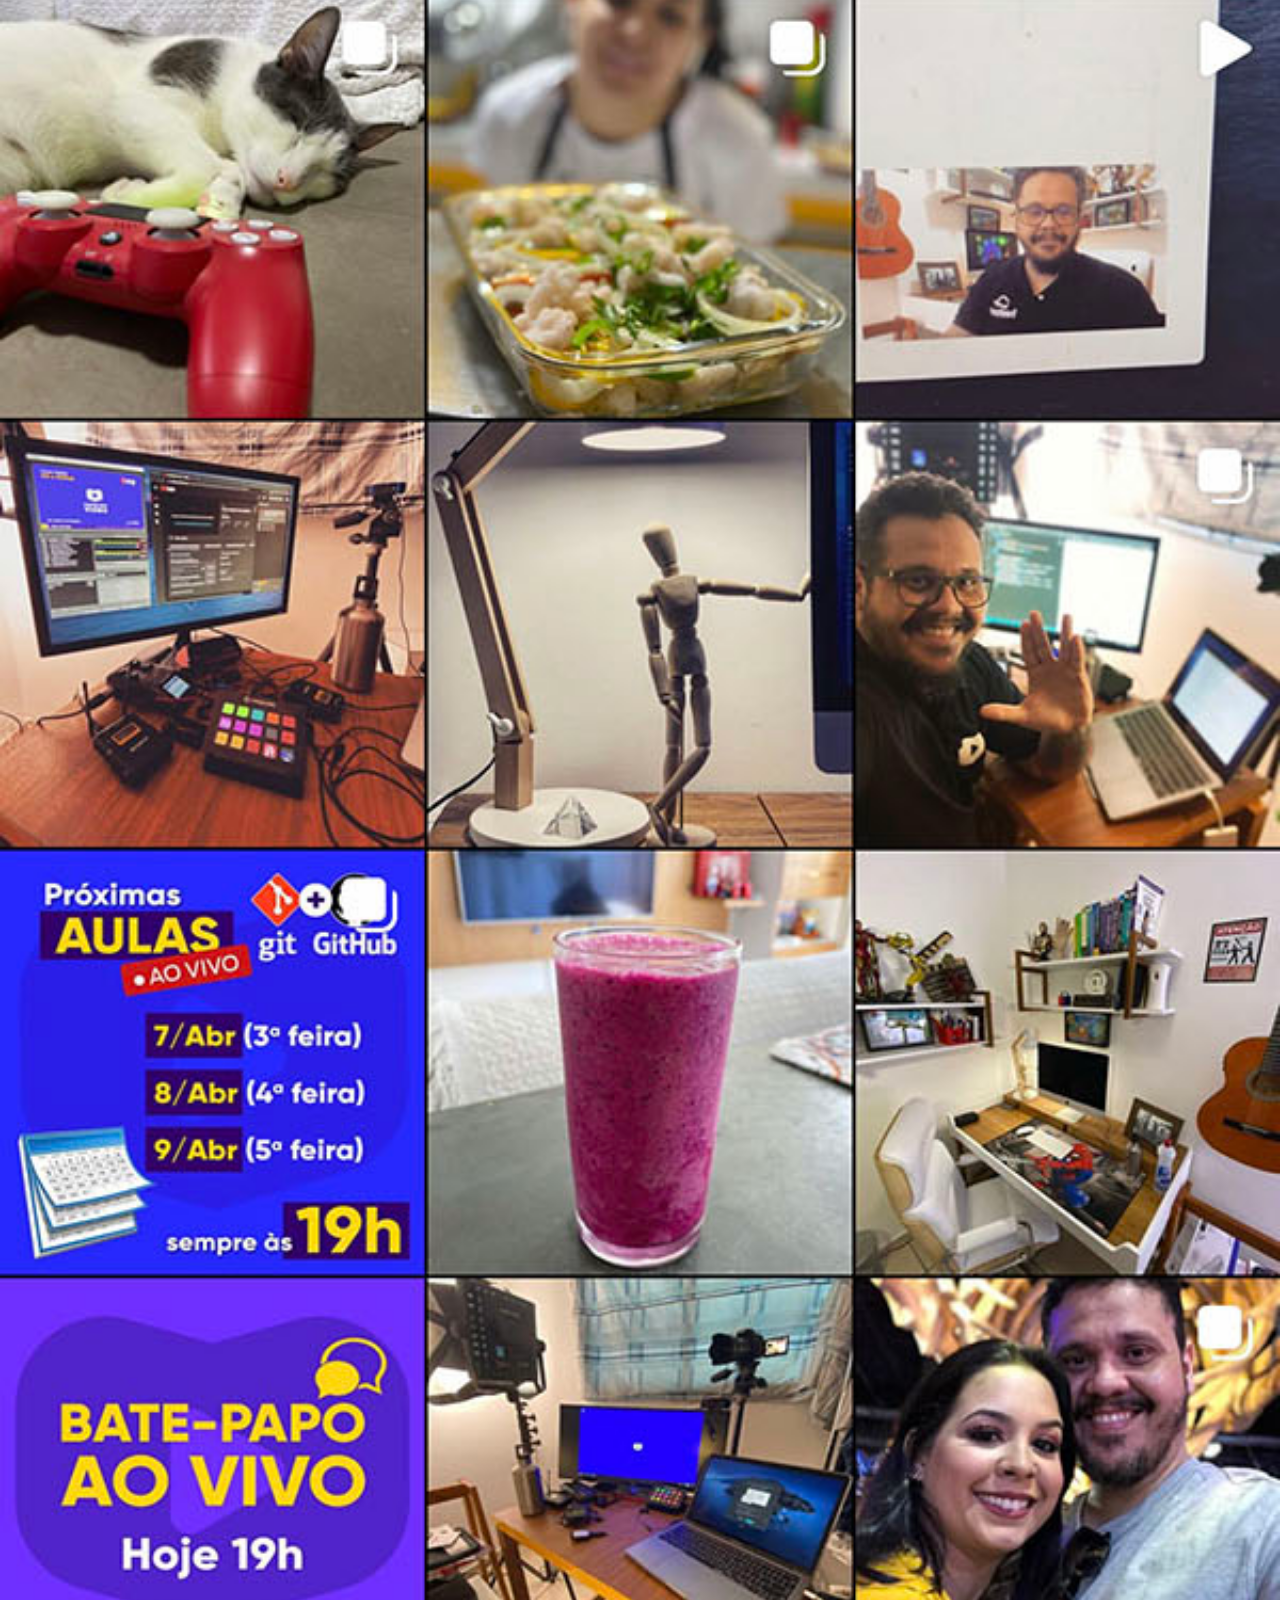
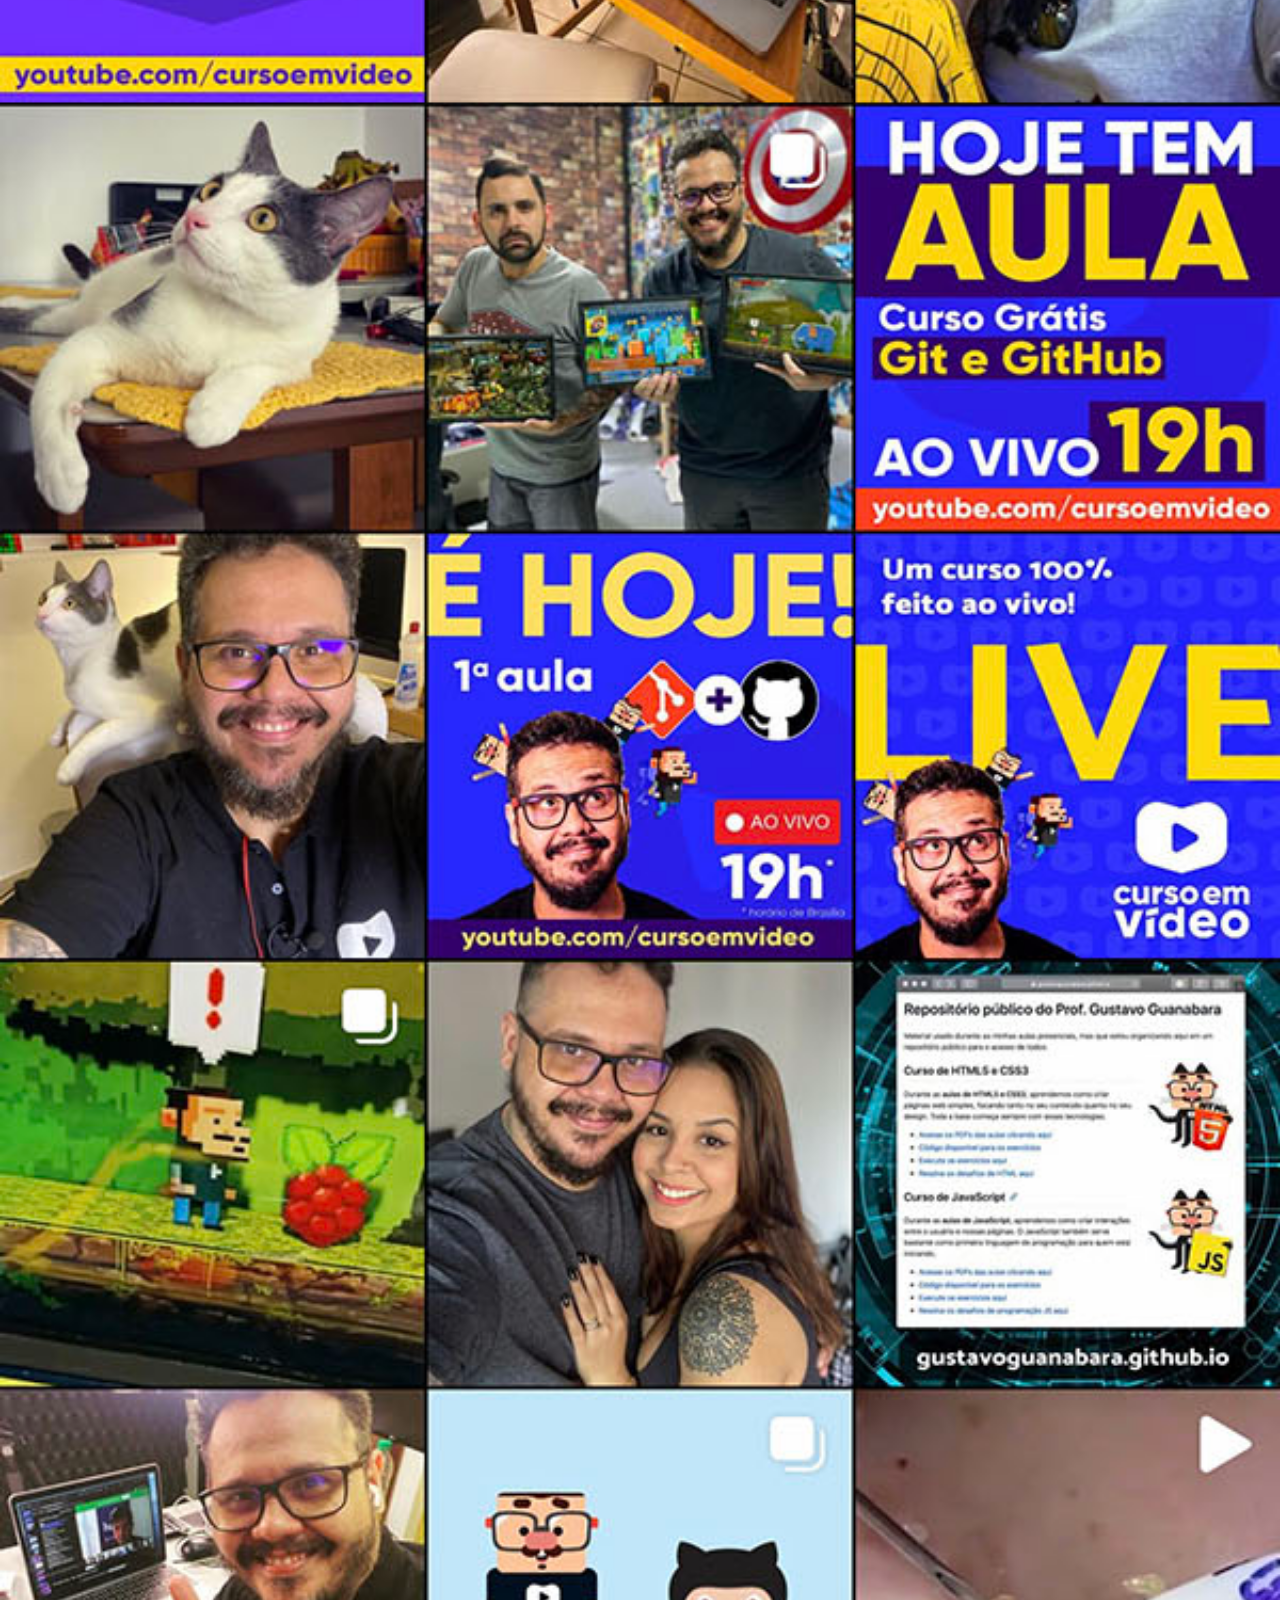
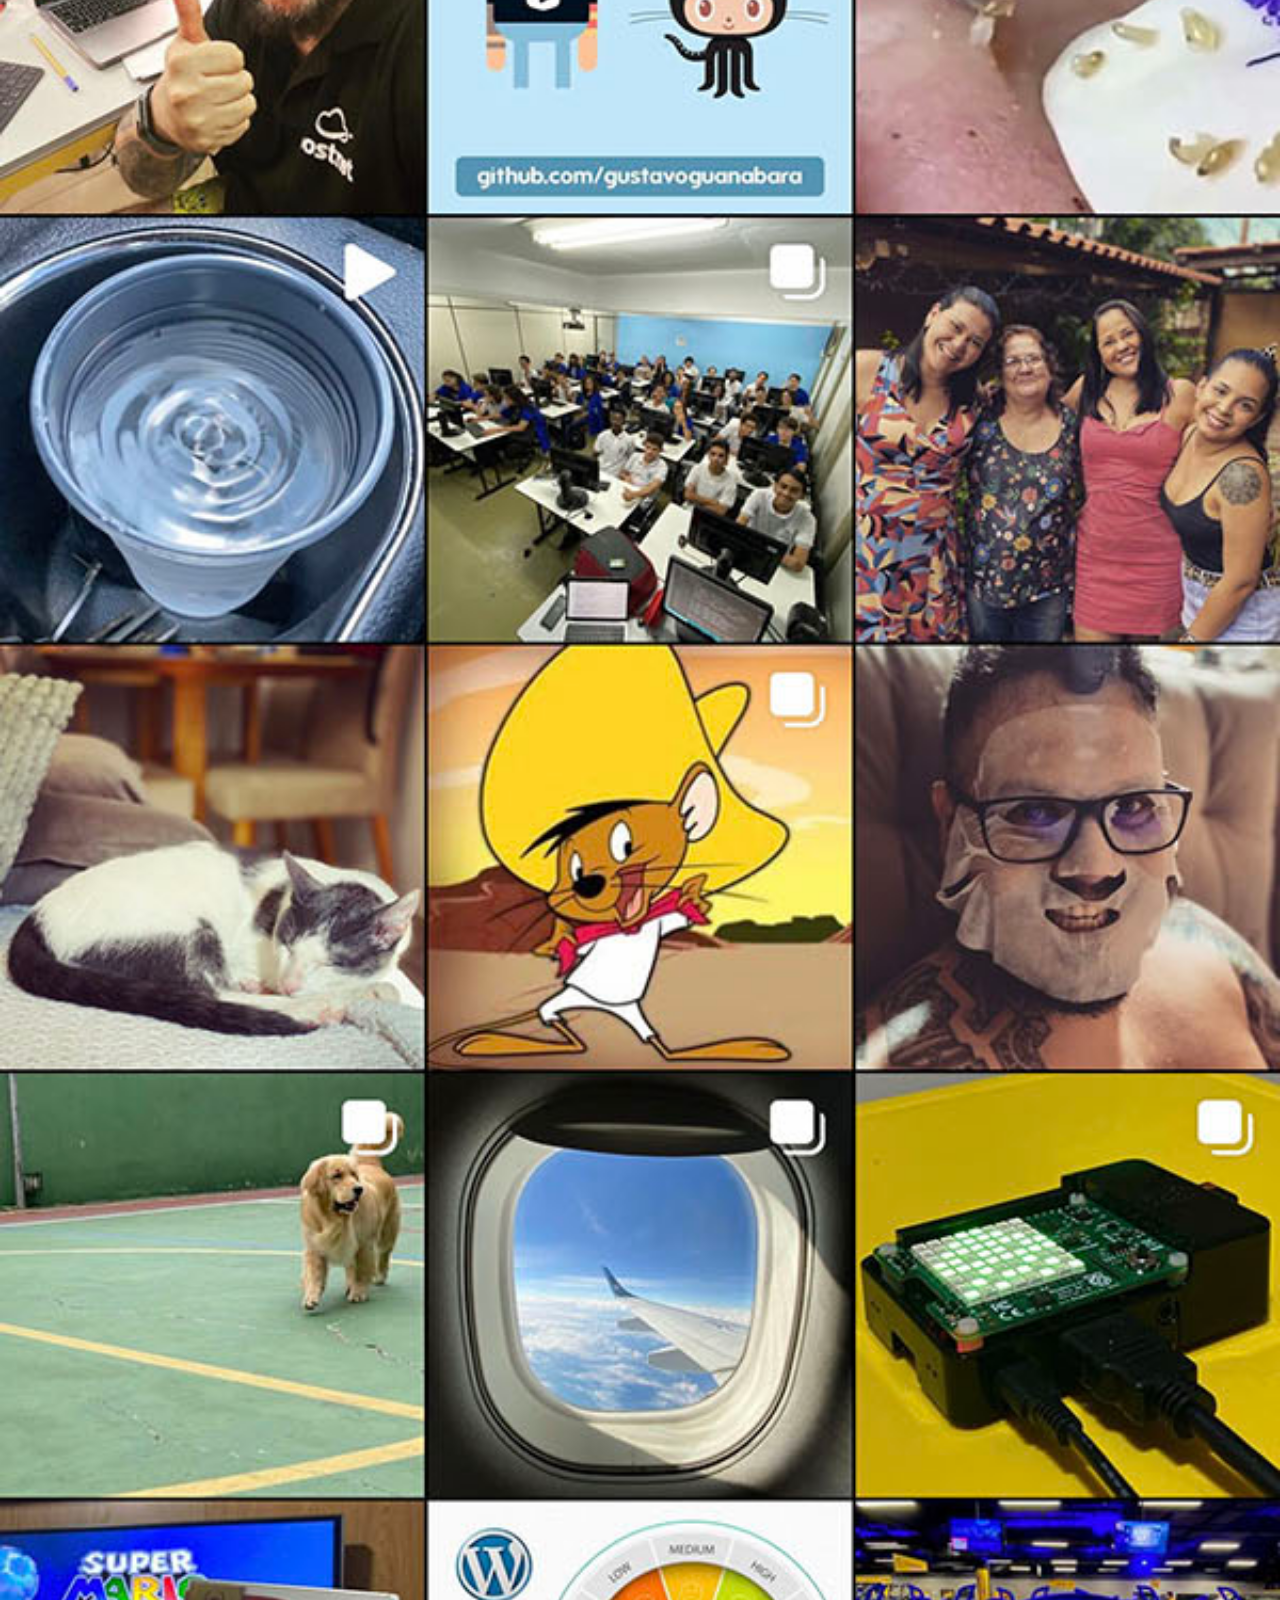
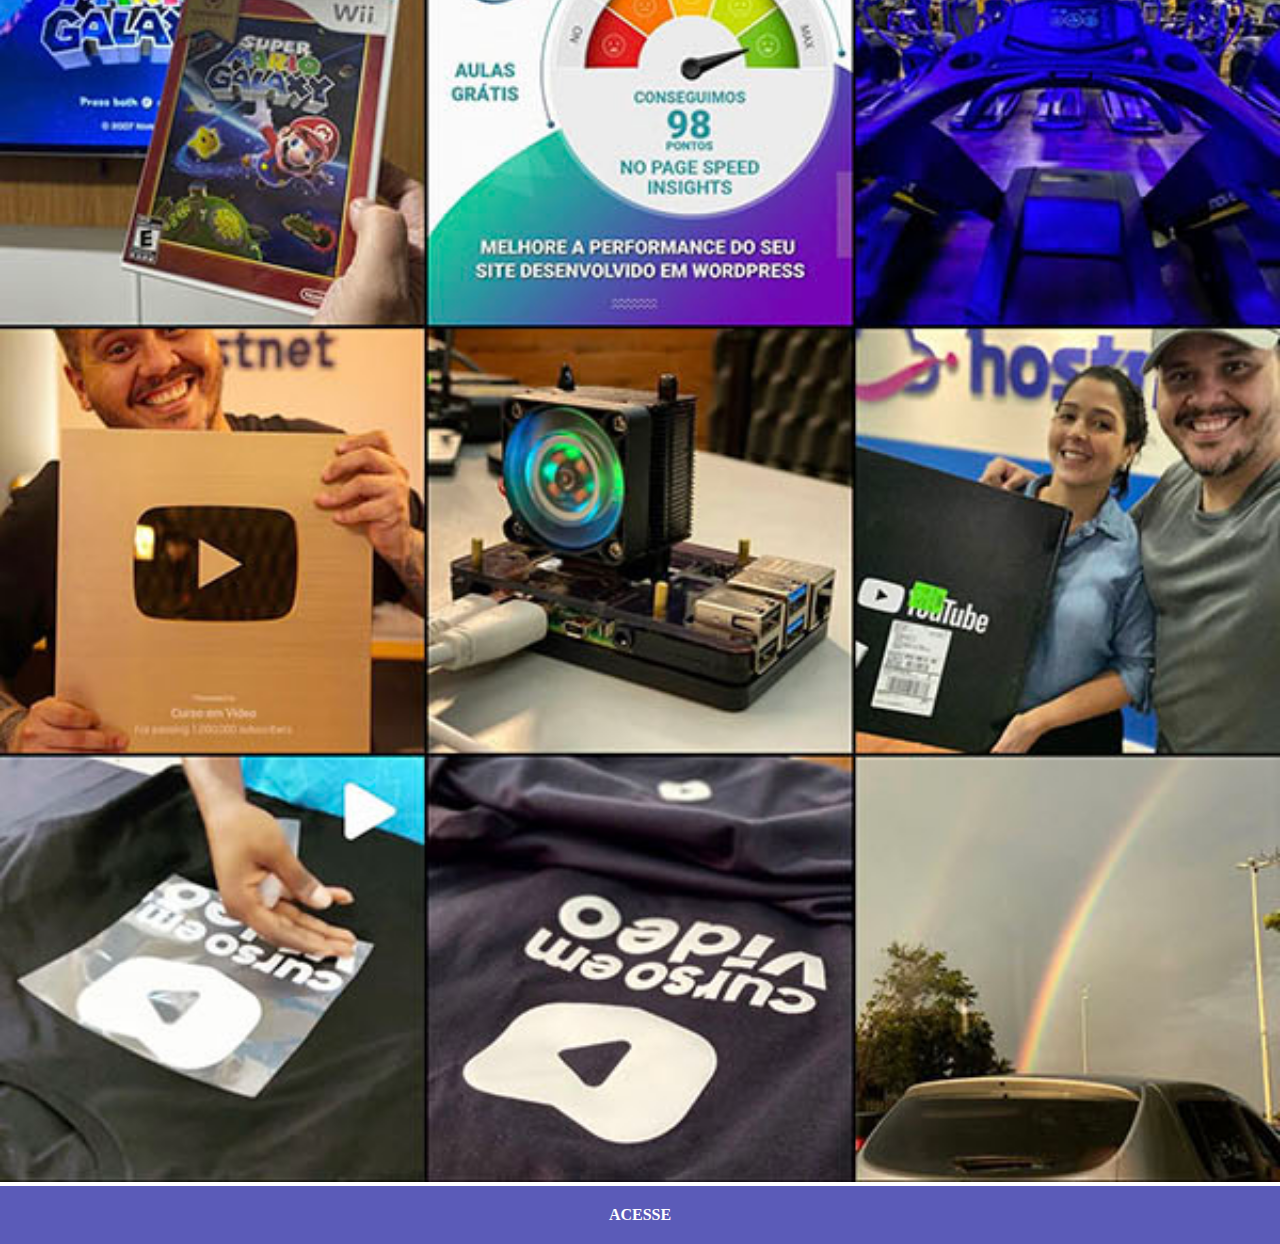
<file: insta.html>
<!DOCTYPE html>
<html lang="pt-br">
<head>
    <meta charset="UTF-8">
    <meta name="viewport" content="width=device-width, initial-scale=1.0">
    <link rel="stylesheet" href="estilos/social.css">
    <title>Document</title>
</head>
<body>
    <img src="imagens/tela-instagram.jpg" alt="instagram">
    <a href="https://www.instagram.com/r4dty3_/">ACESSE</a>
</body>
</html>
</file>
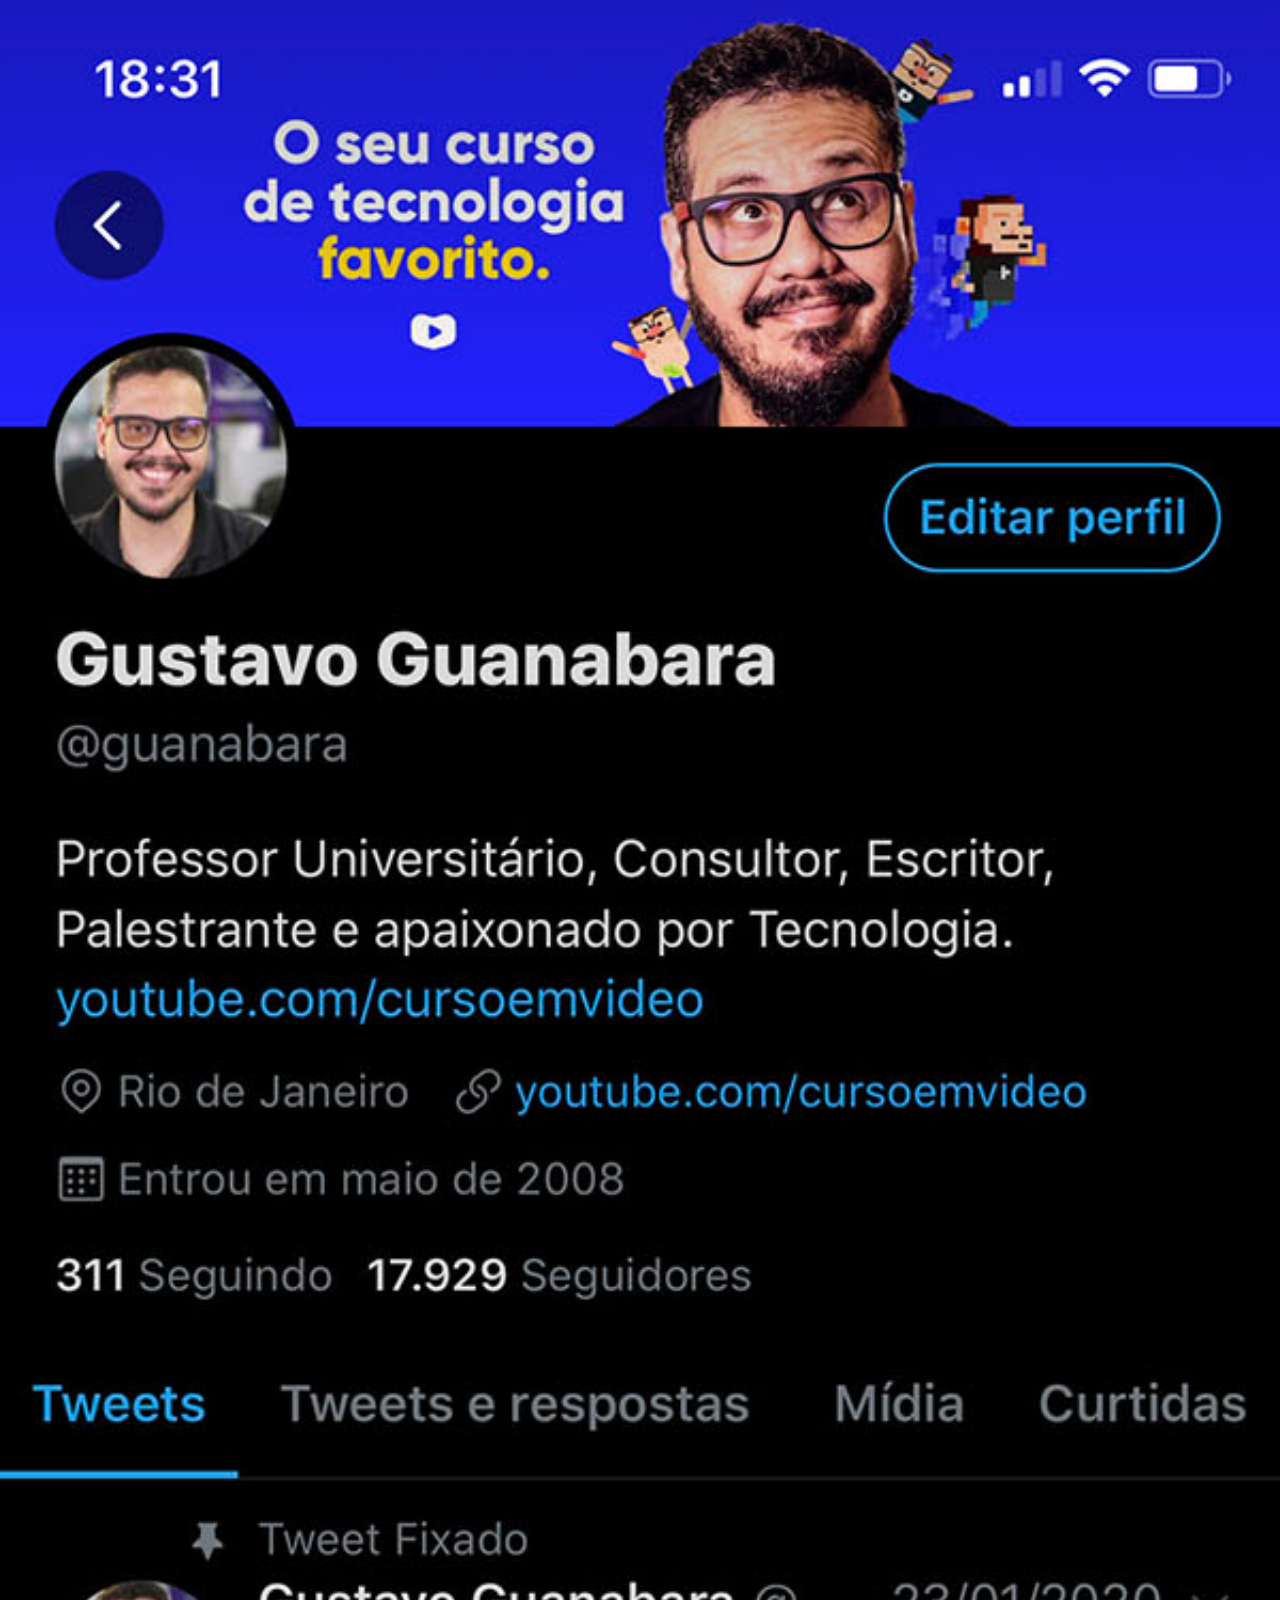
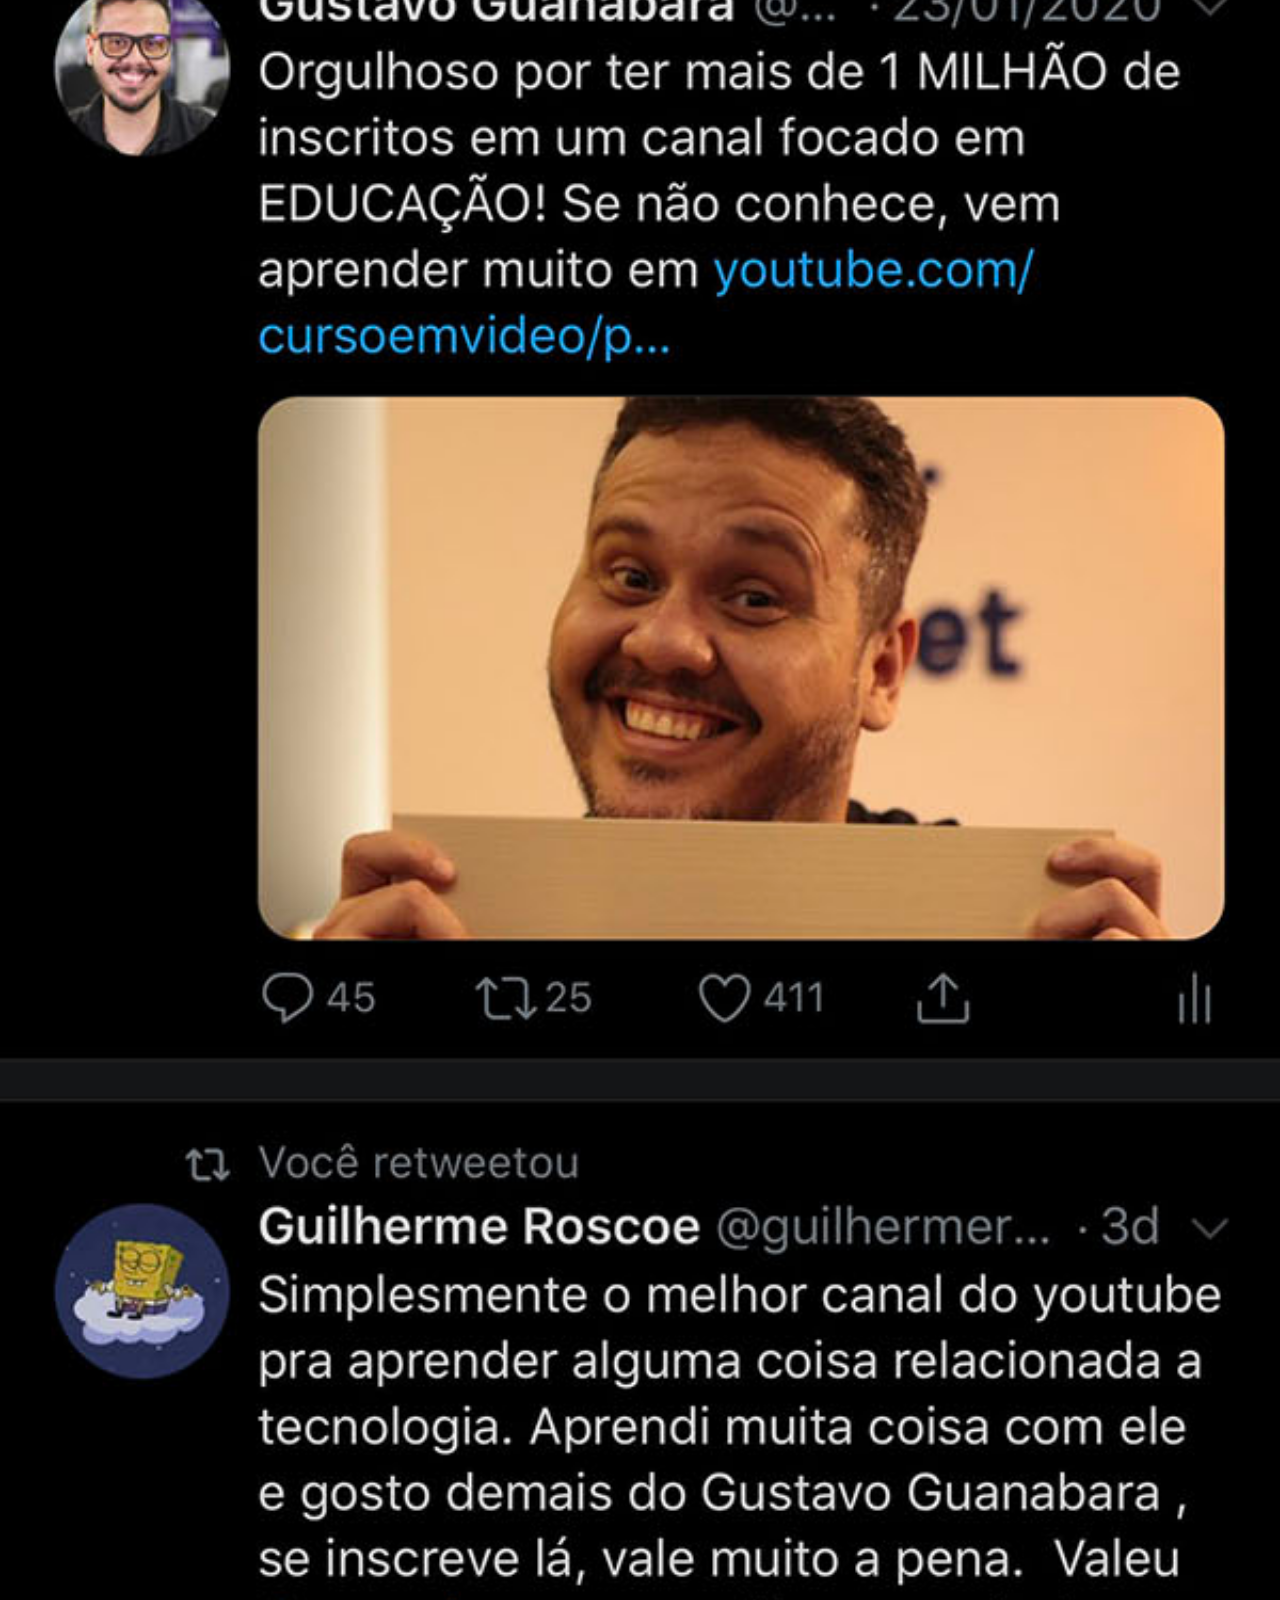
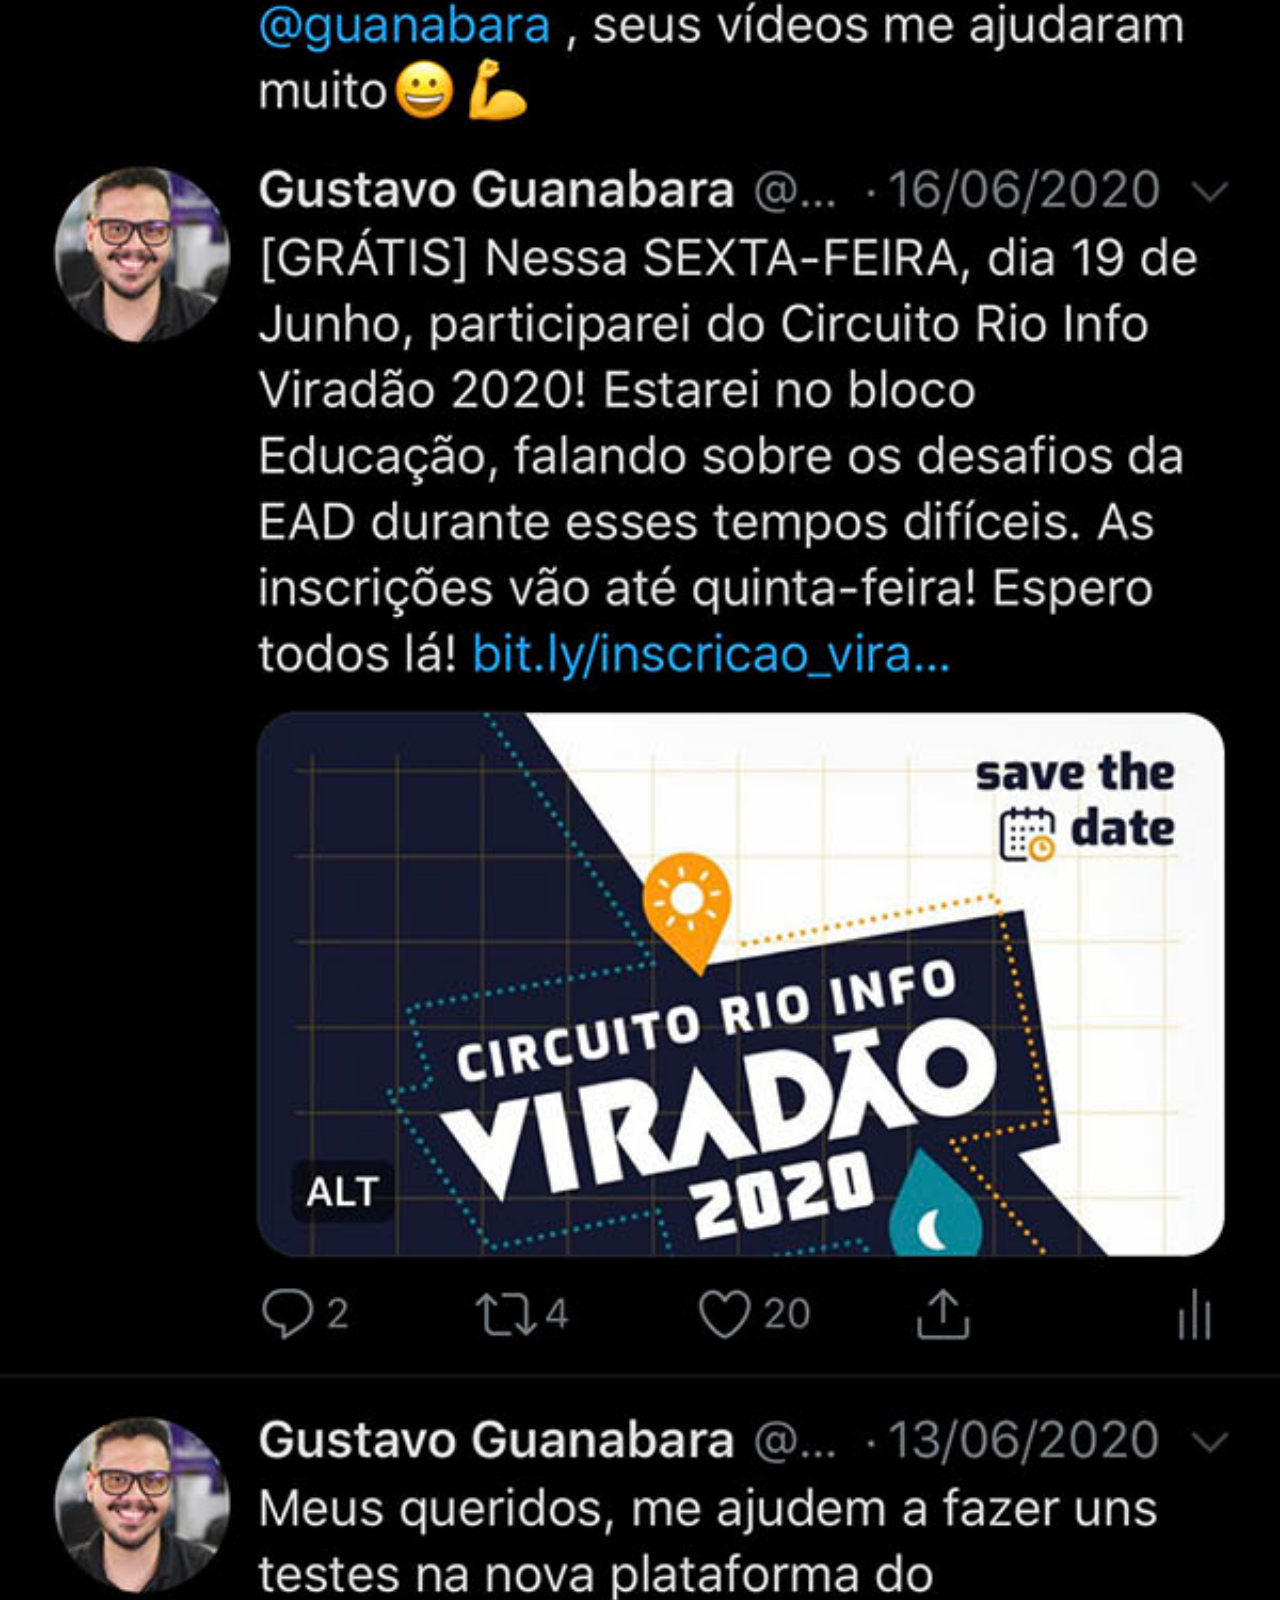
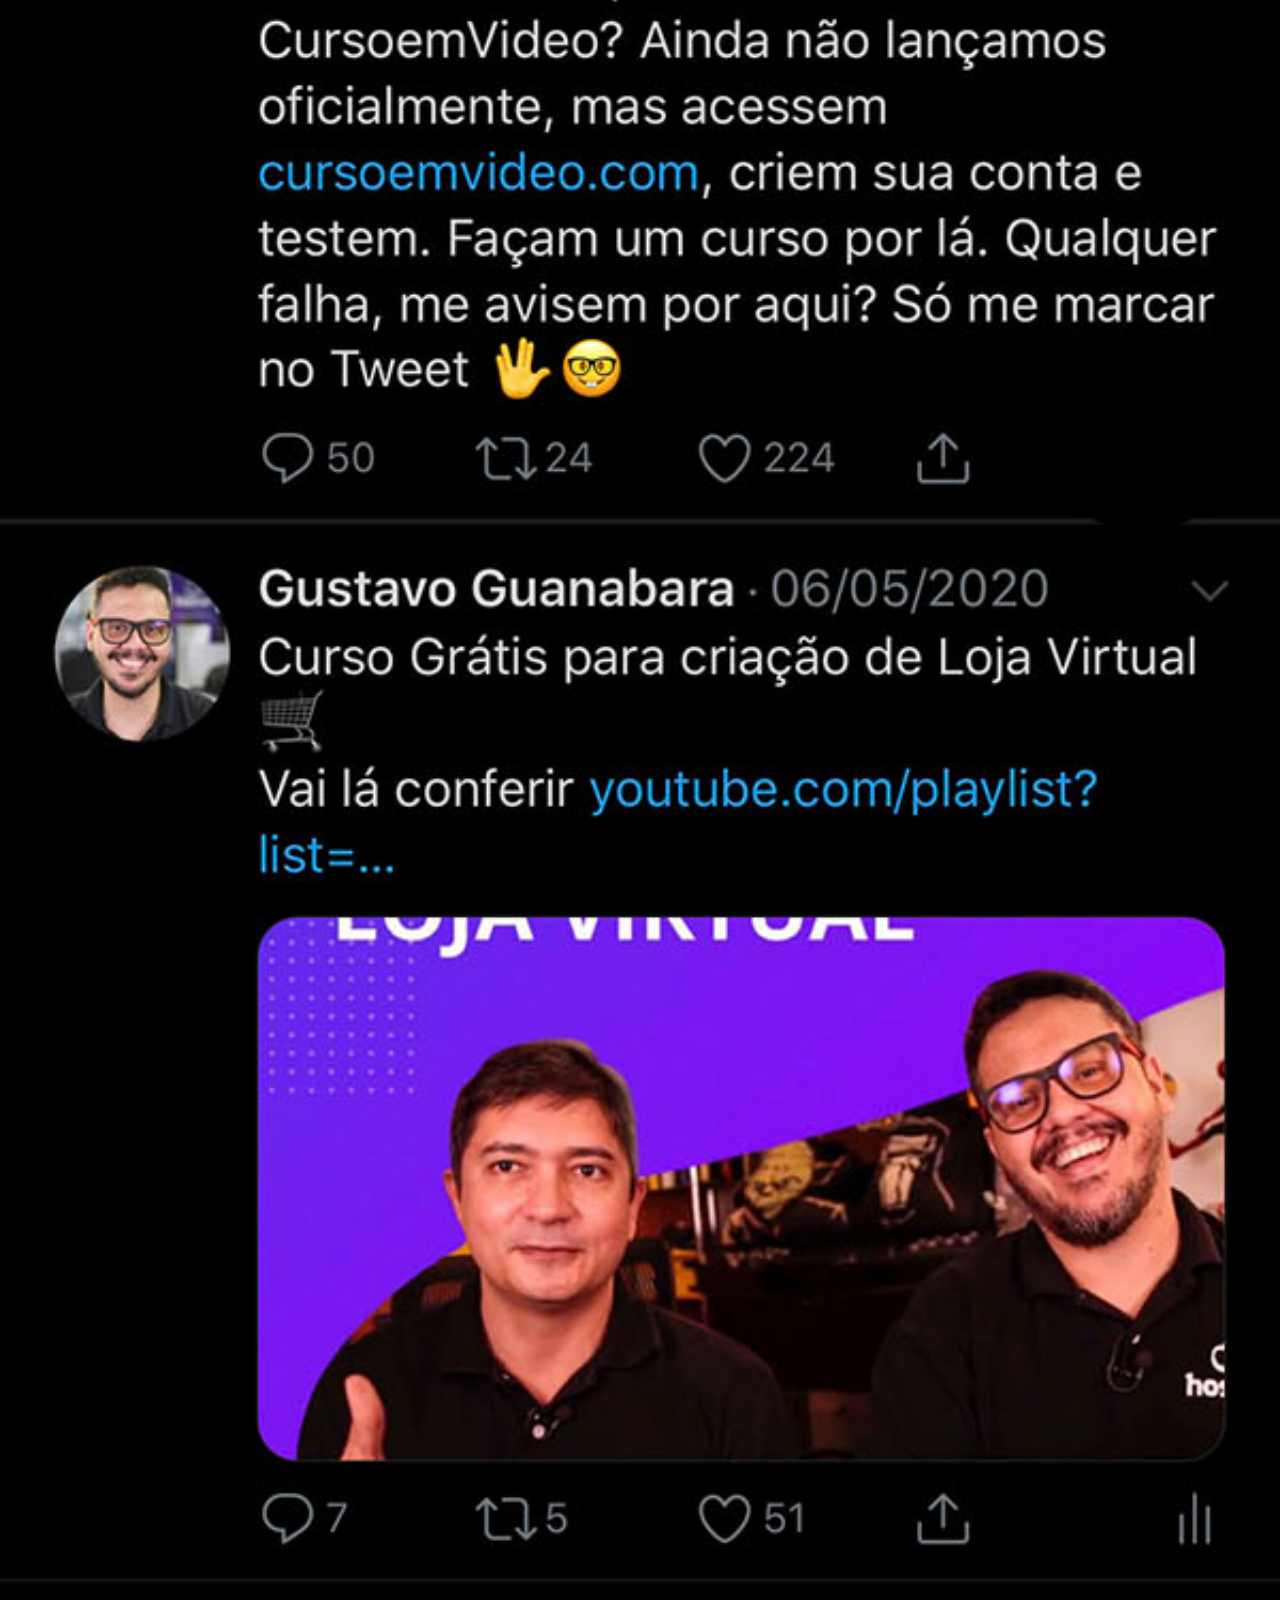
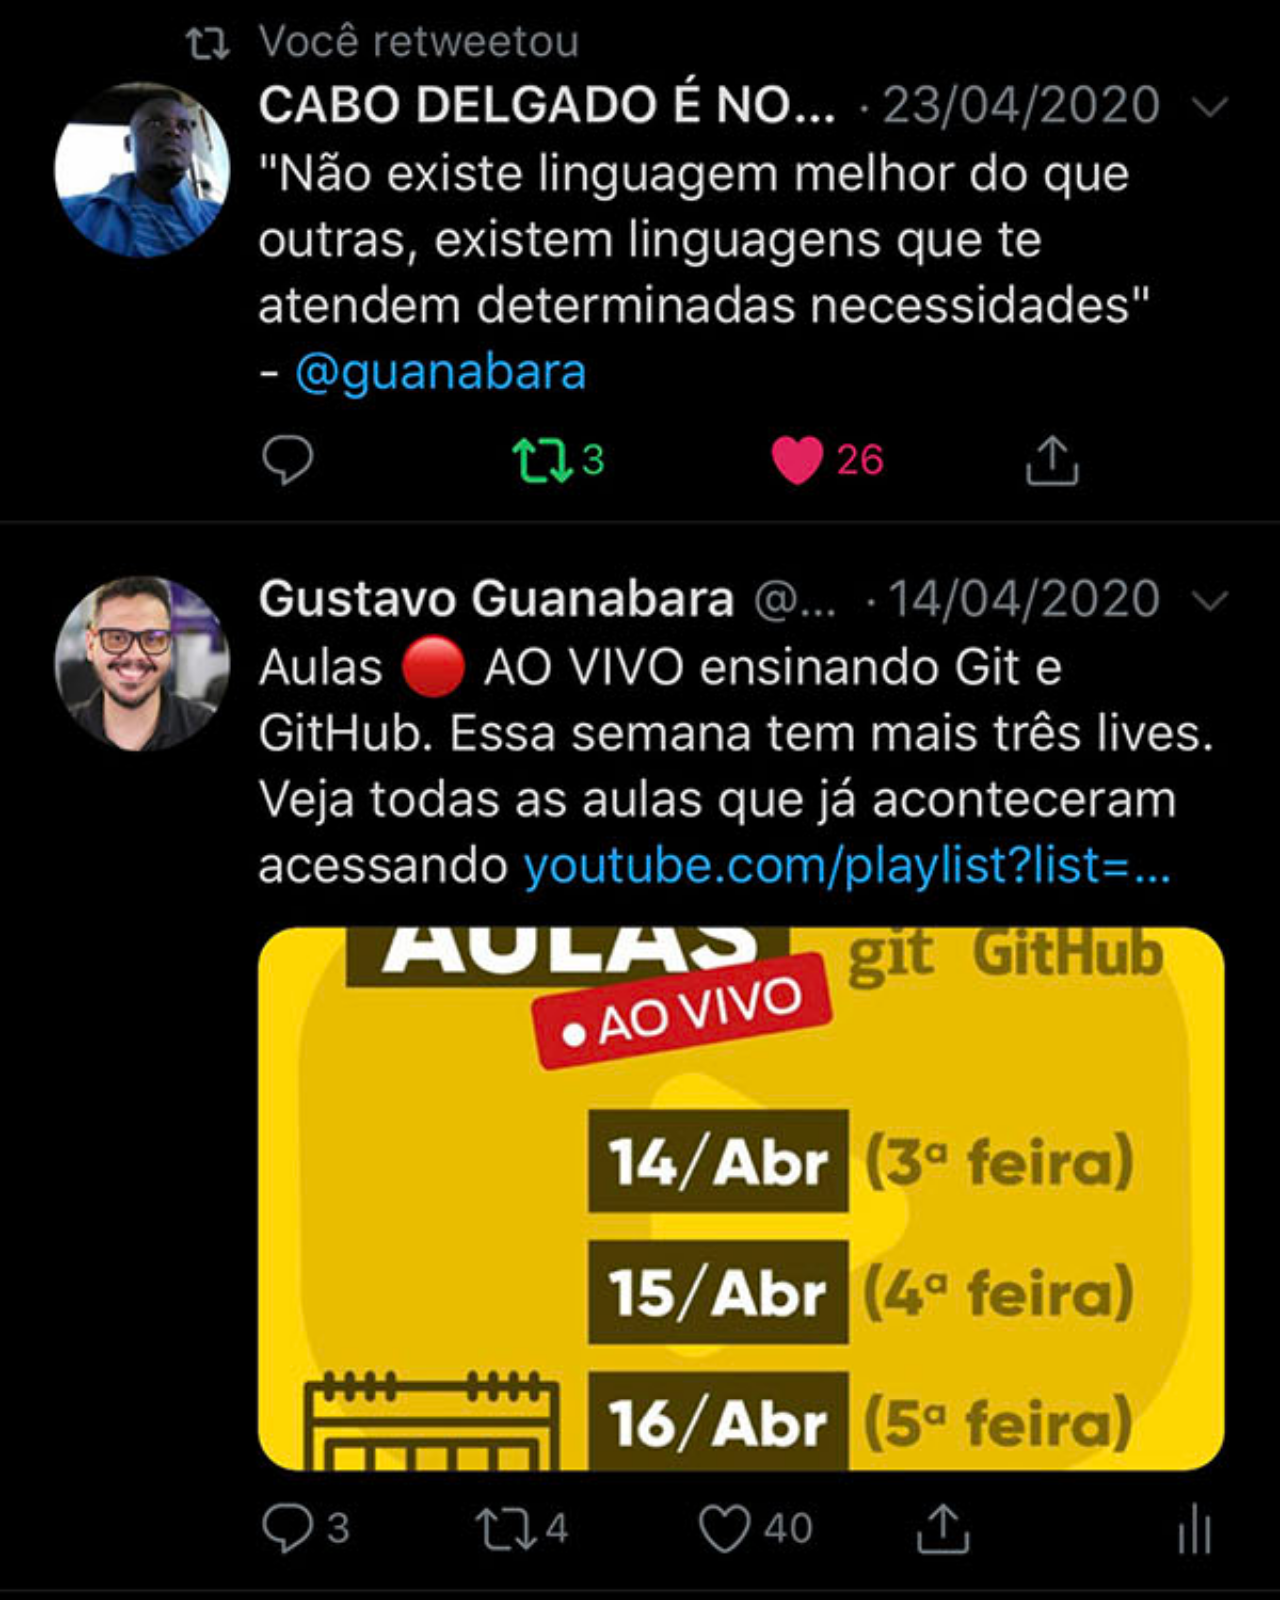
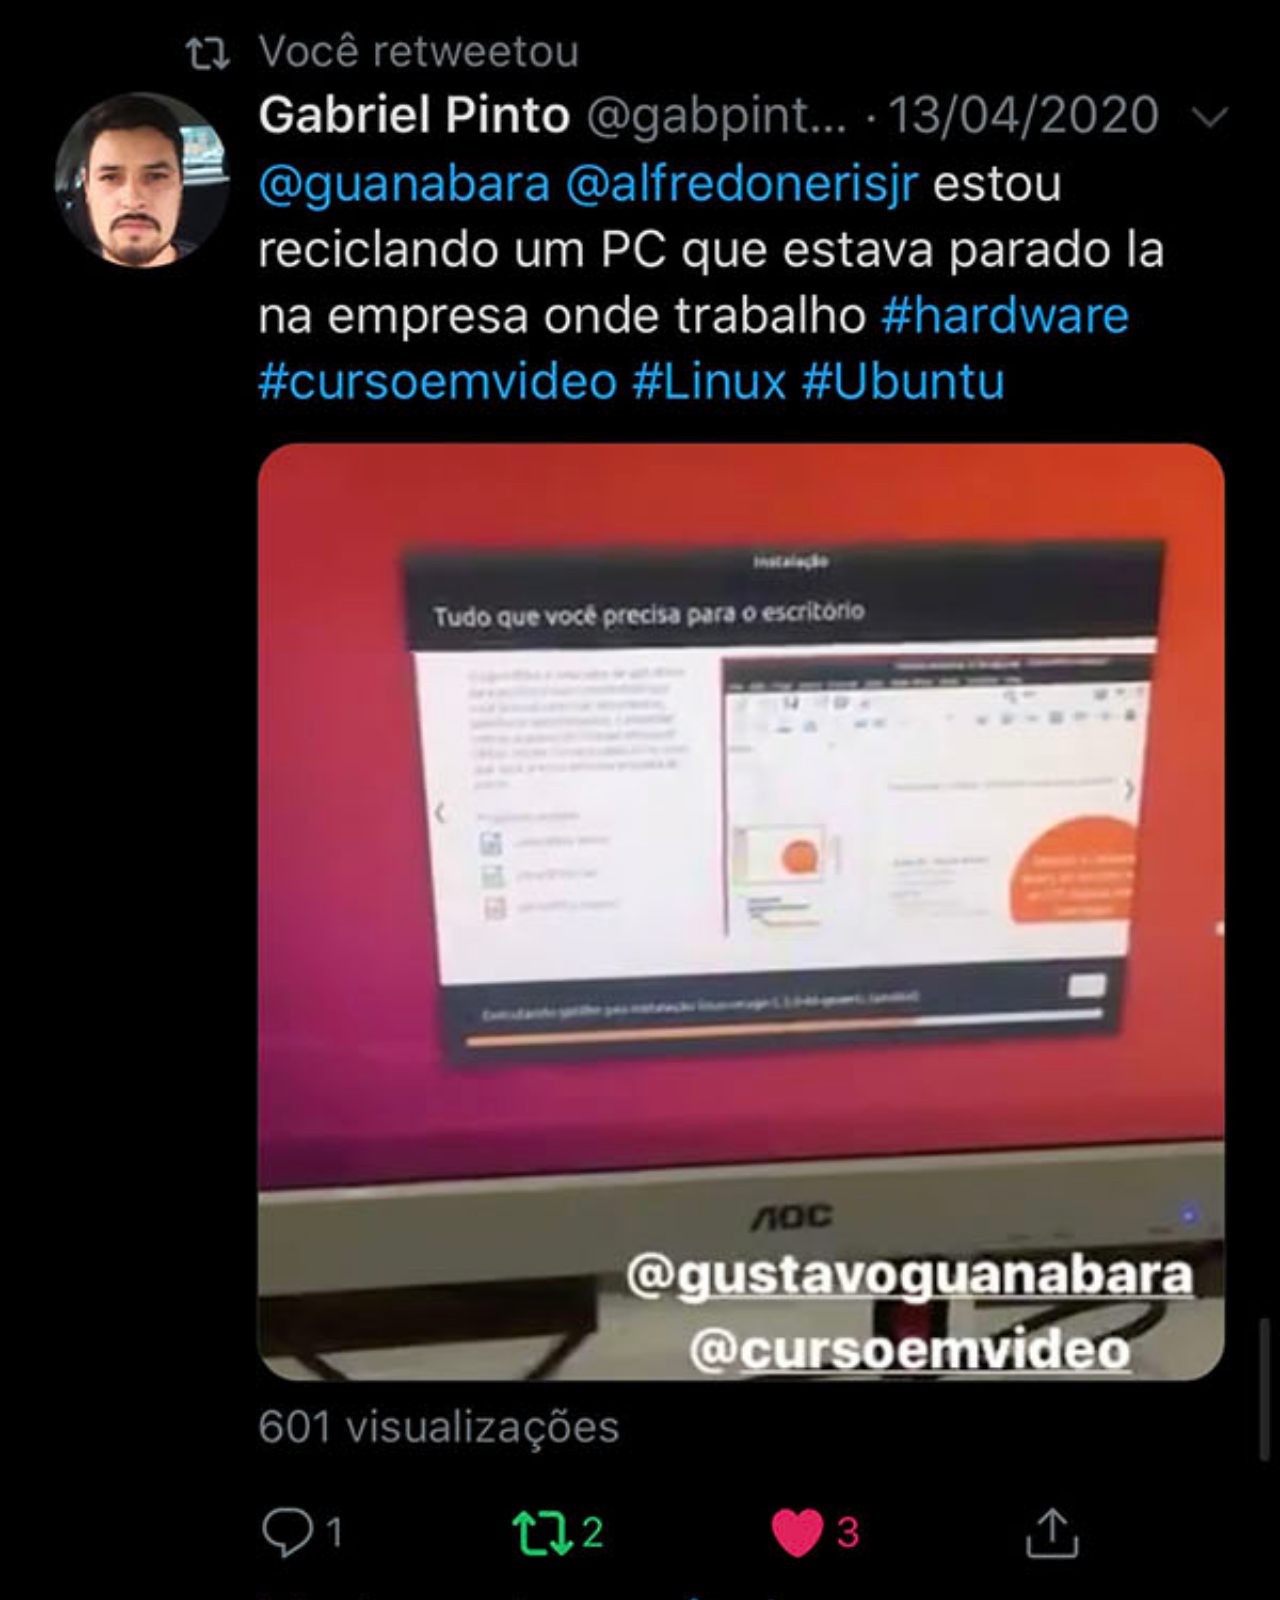
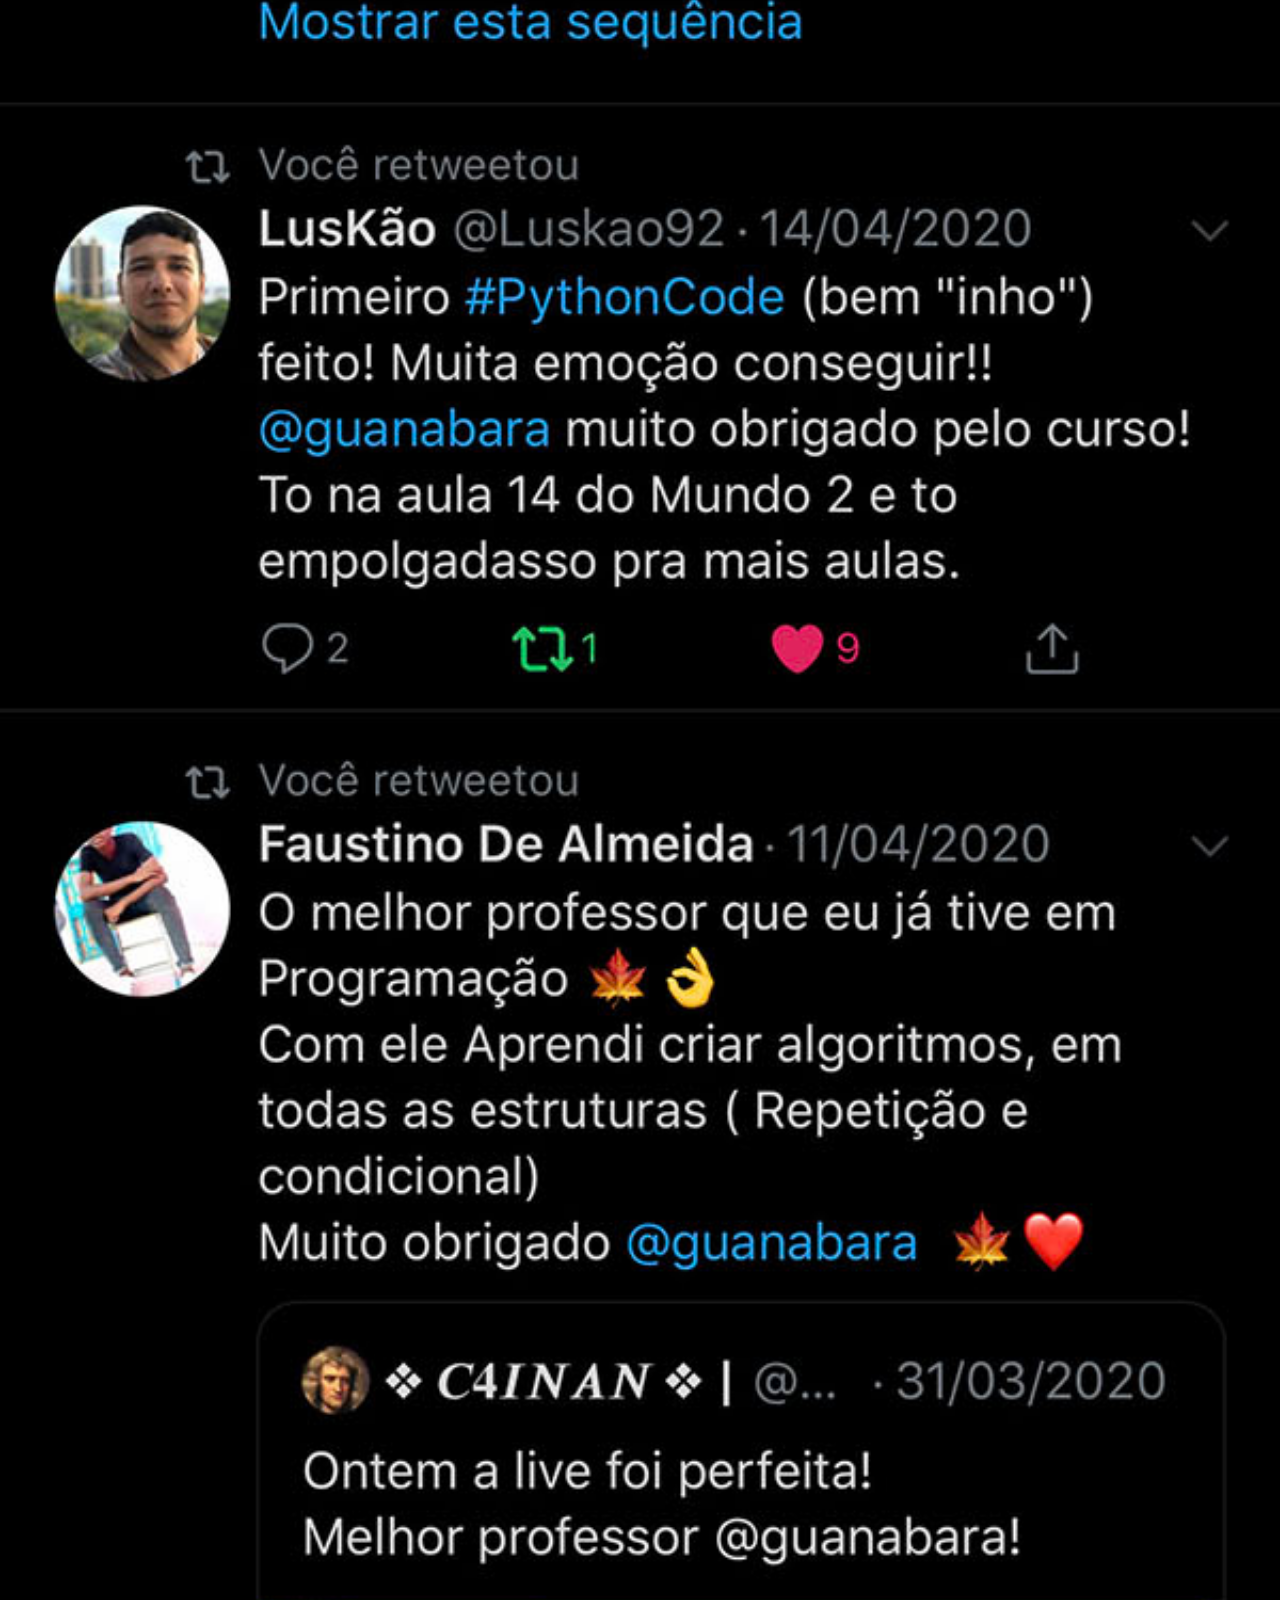
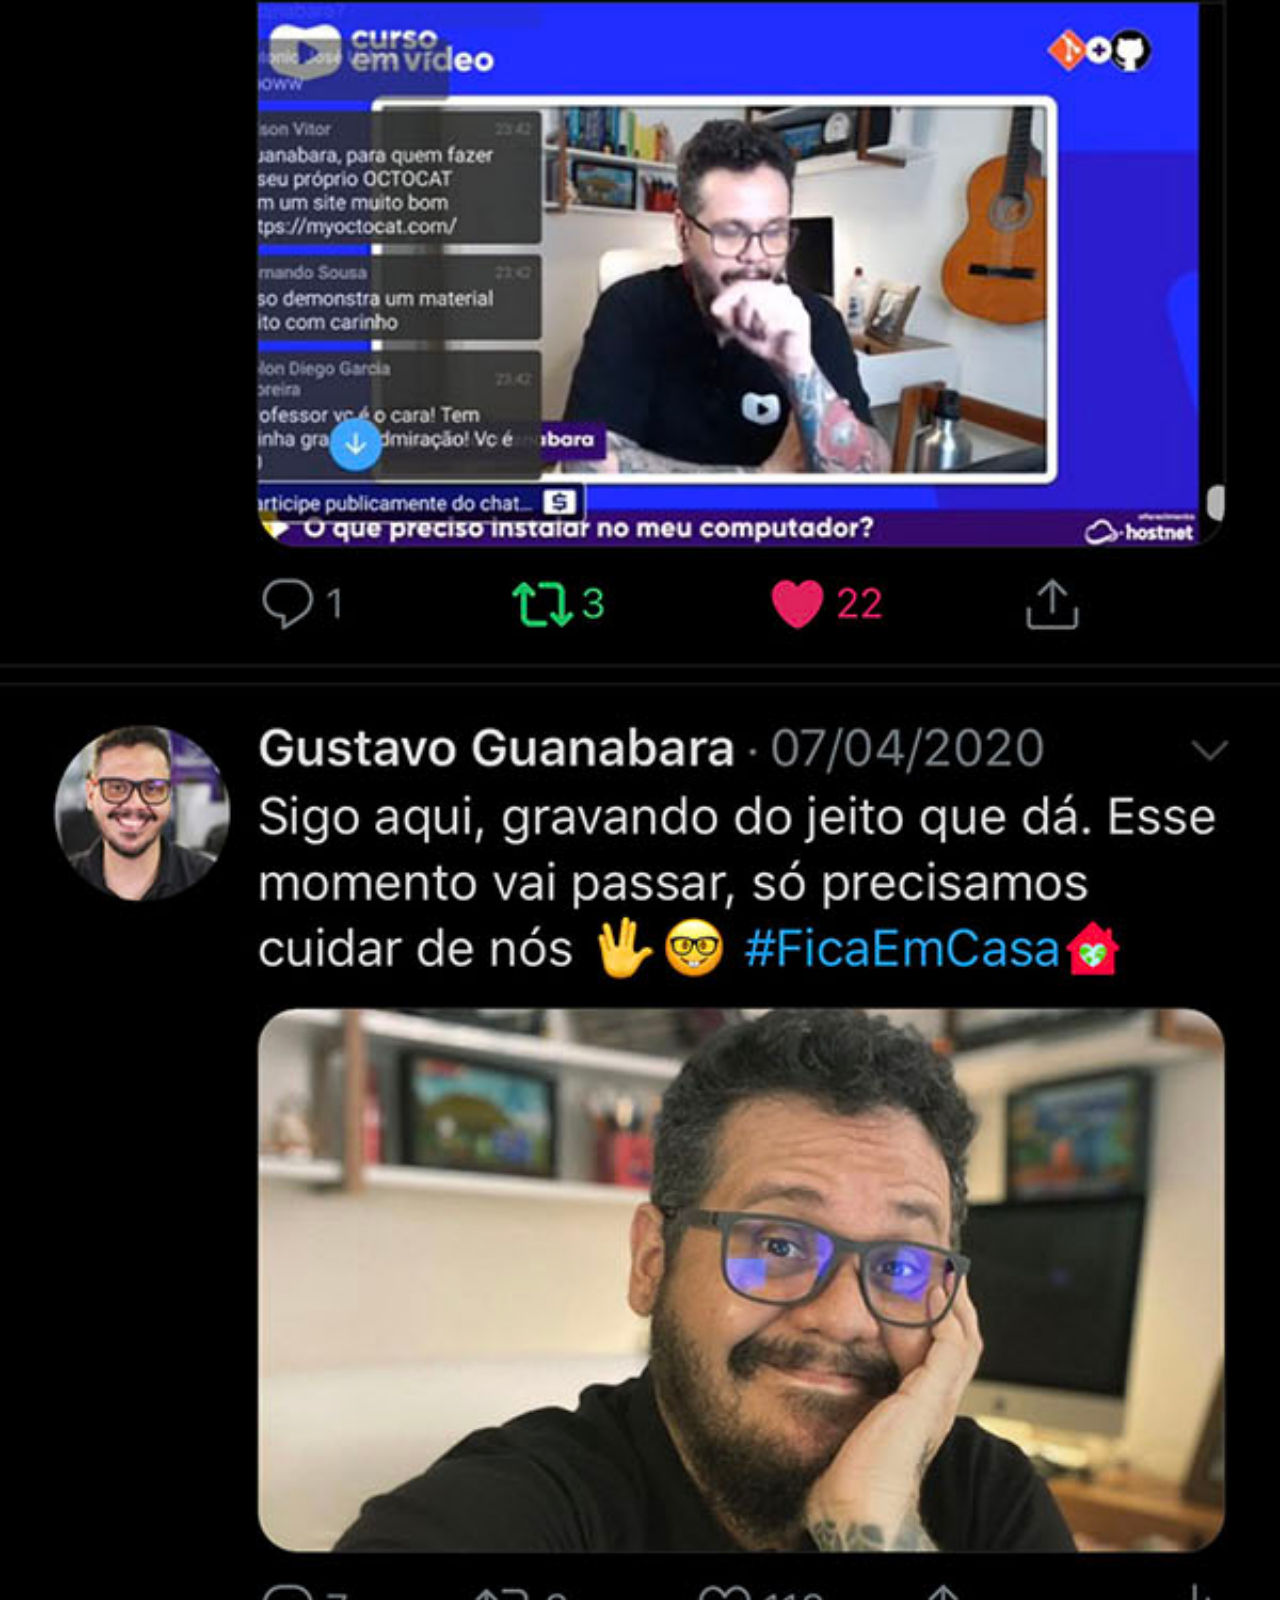
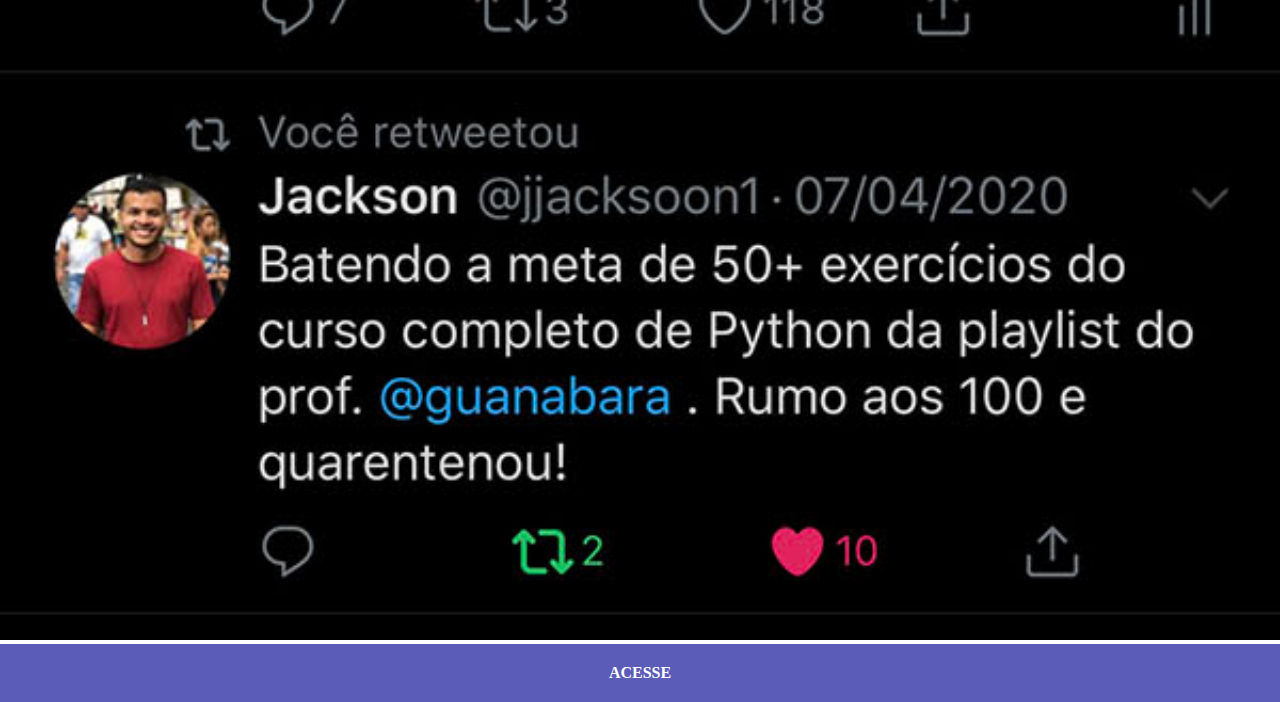
<file: twitter.html>
<!DOCTYPE html>
<html lang="pt-br">
<head>
    <meta charset="UTF-8">
    <meta name="viewport" content="width=device-width, initial-scale=1.0">
    <link rel="stylesheet" href="estilos/social.css">
    <title>Document</title>
</head>
<body>
    <img src="imagens/tela-twitter.jpg" alt="twitter">
    <a href="https://x.com/kessy_r4">ACESSE</a>
</body>
</html>
</file>
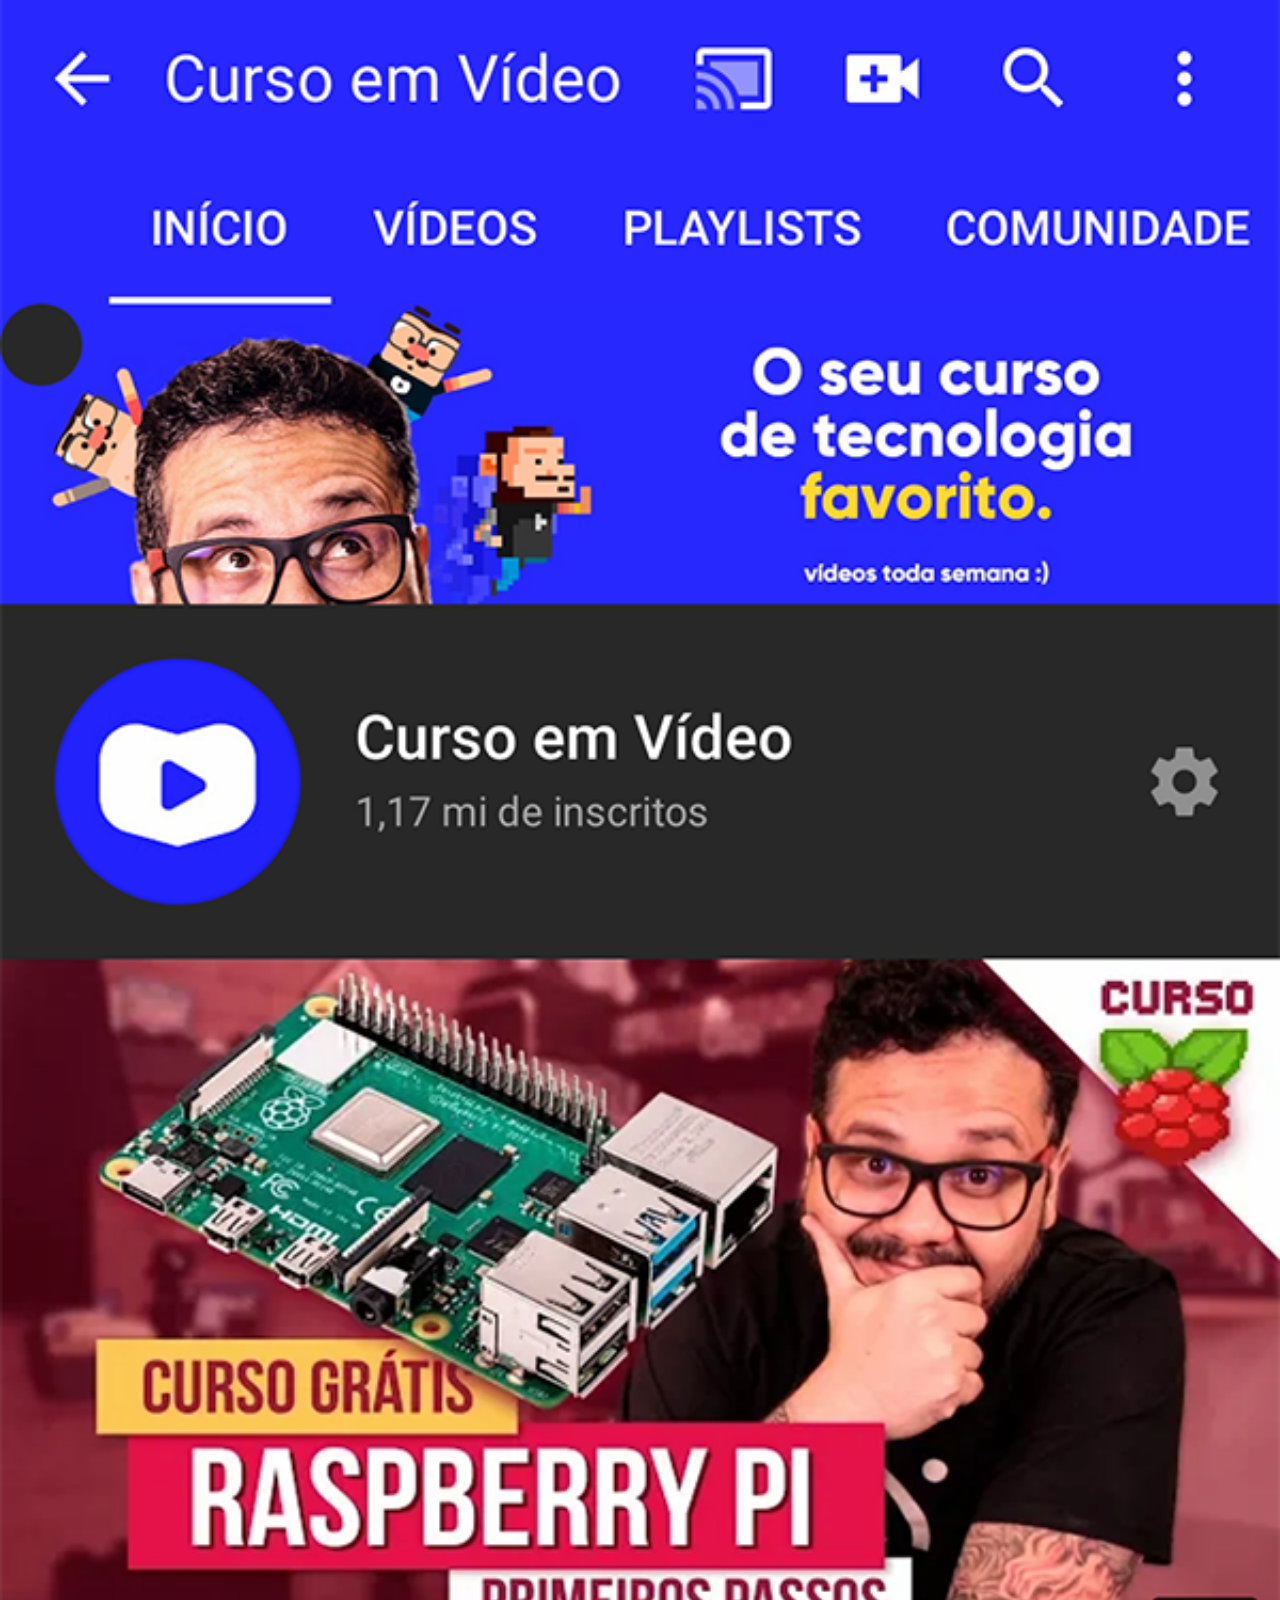
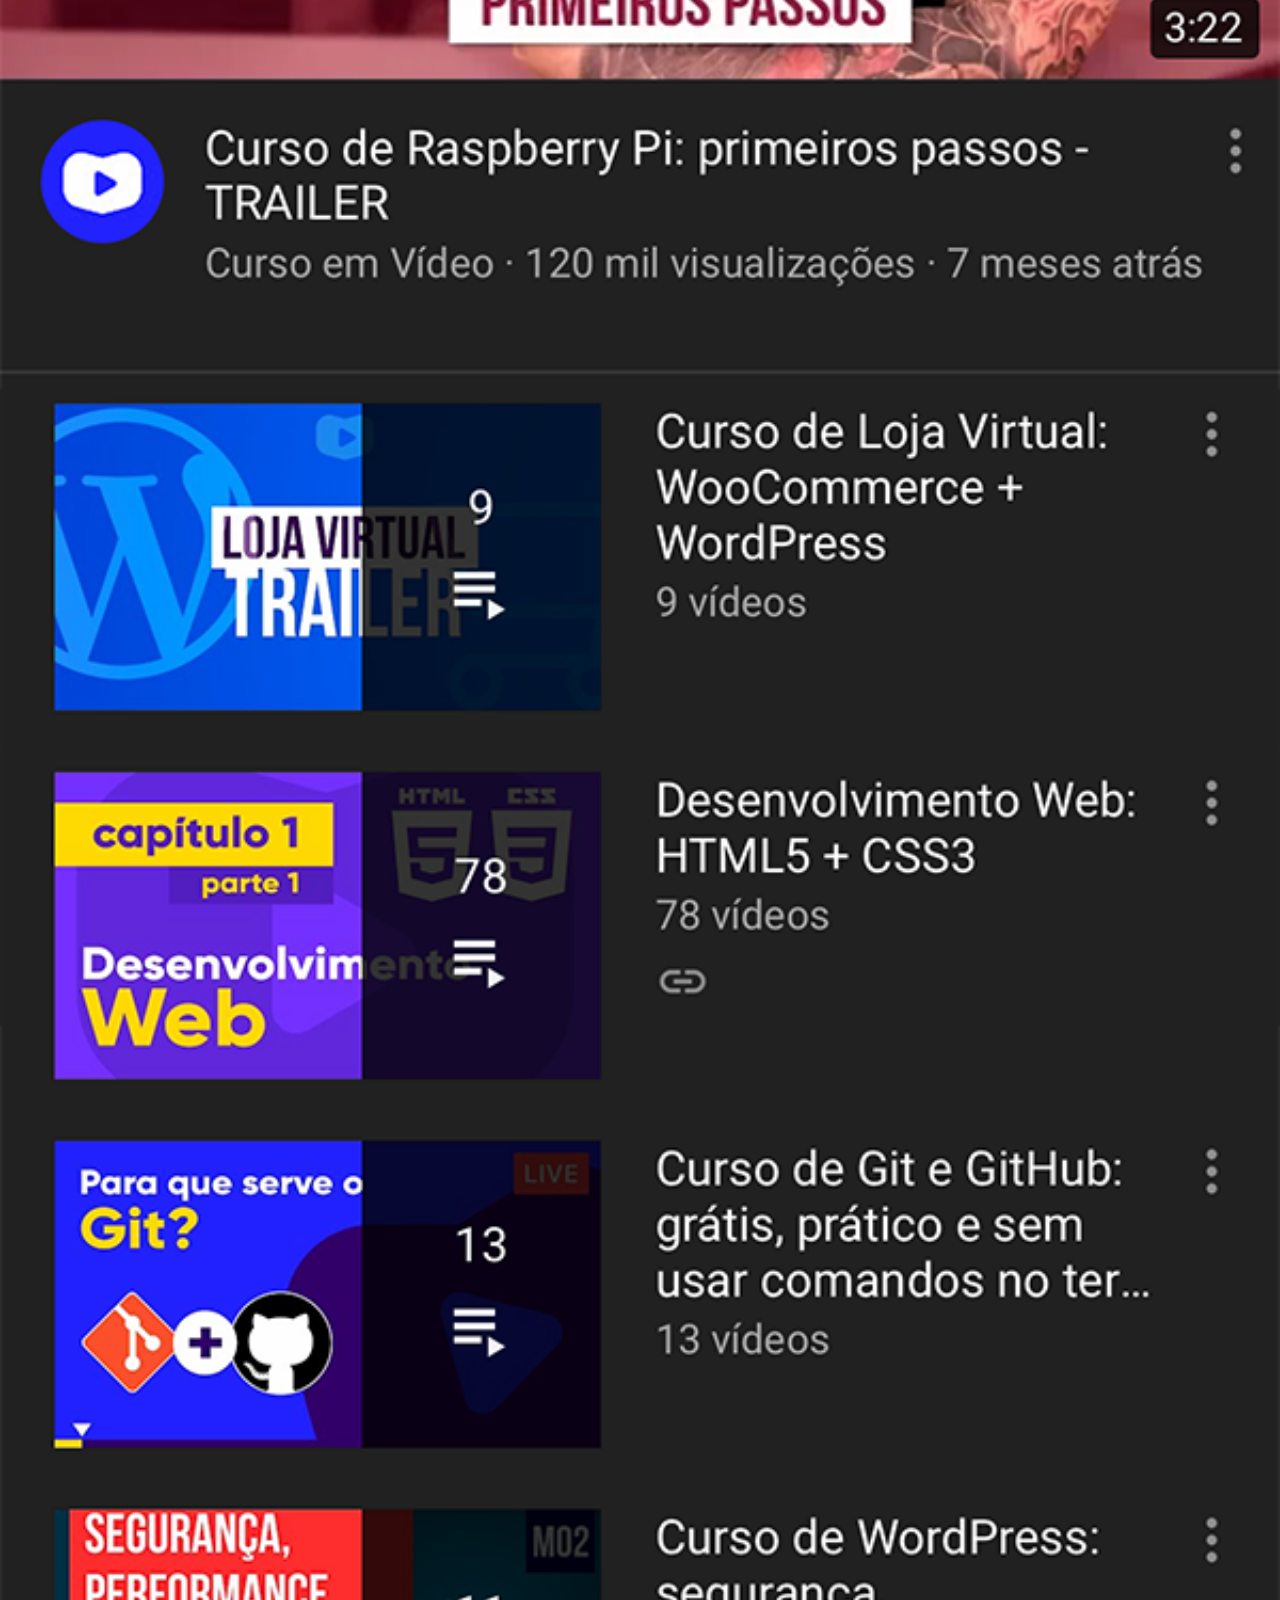
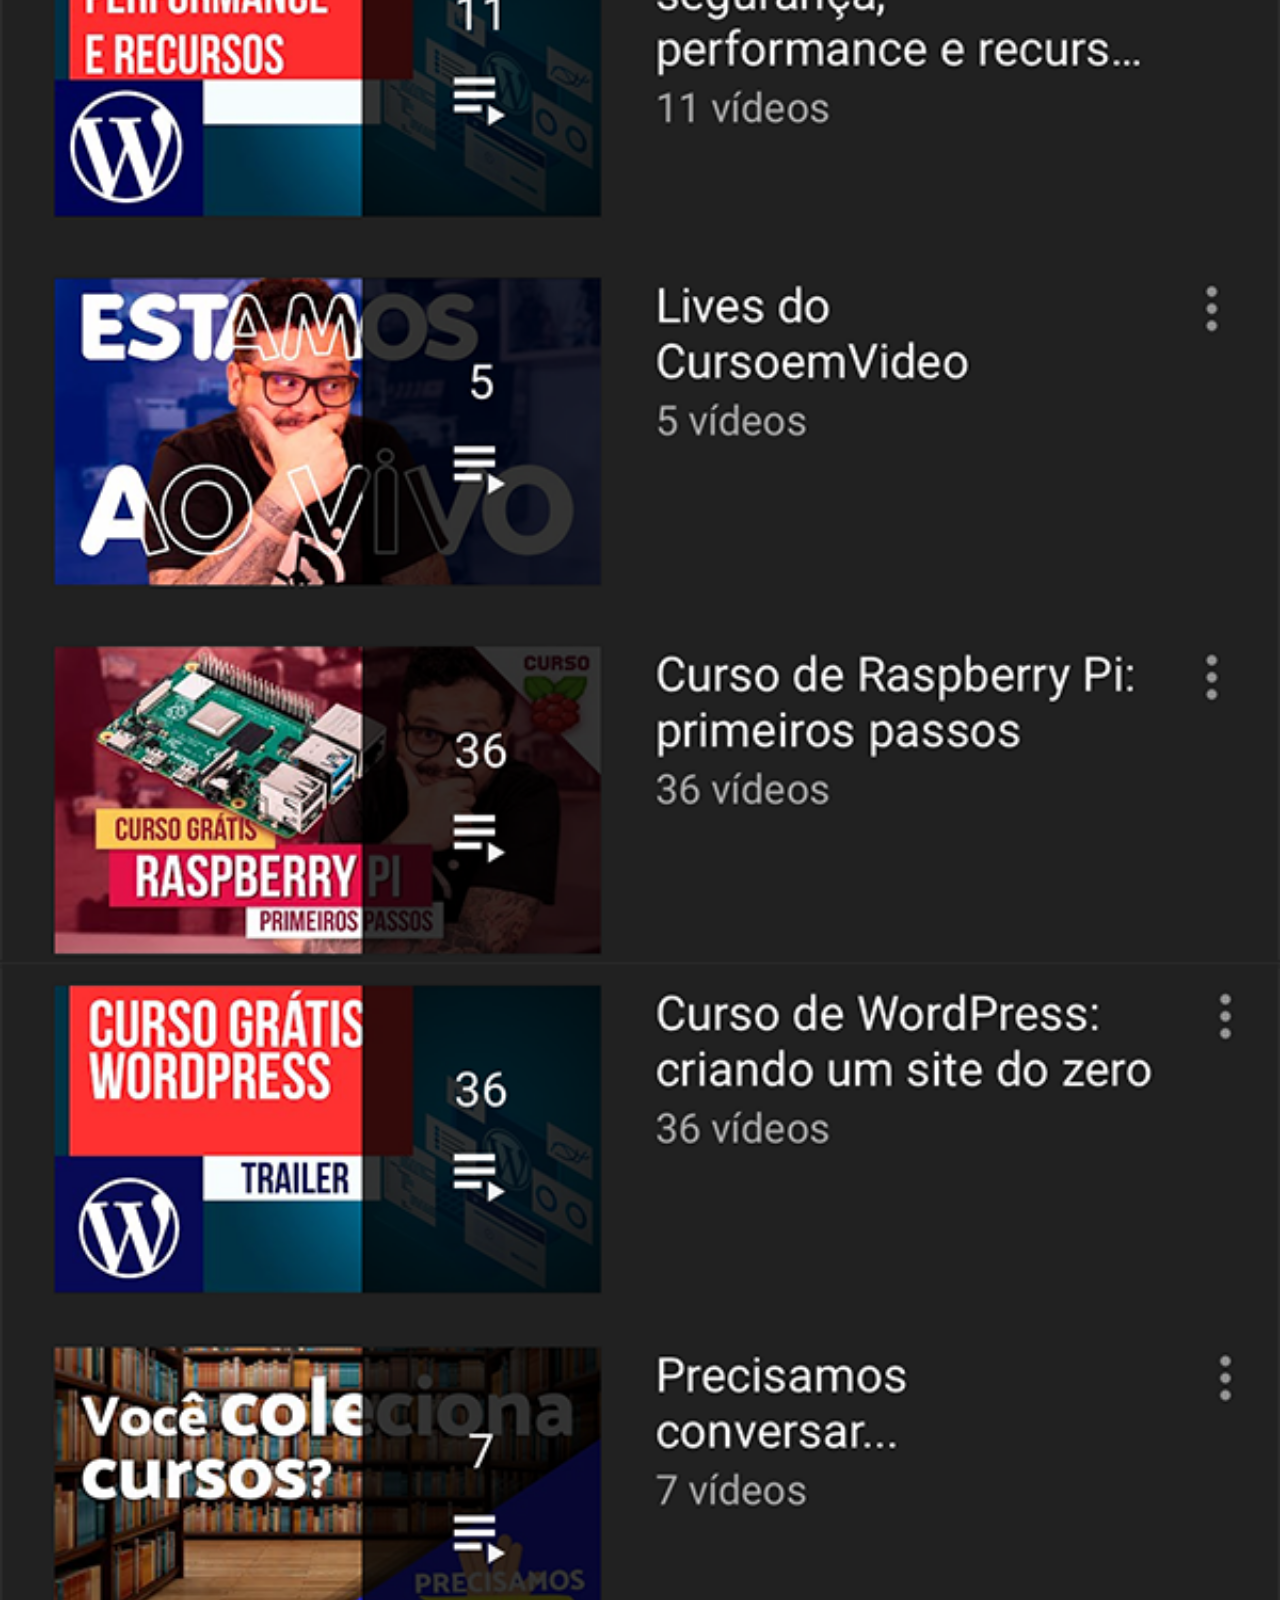
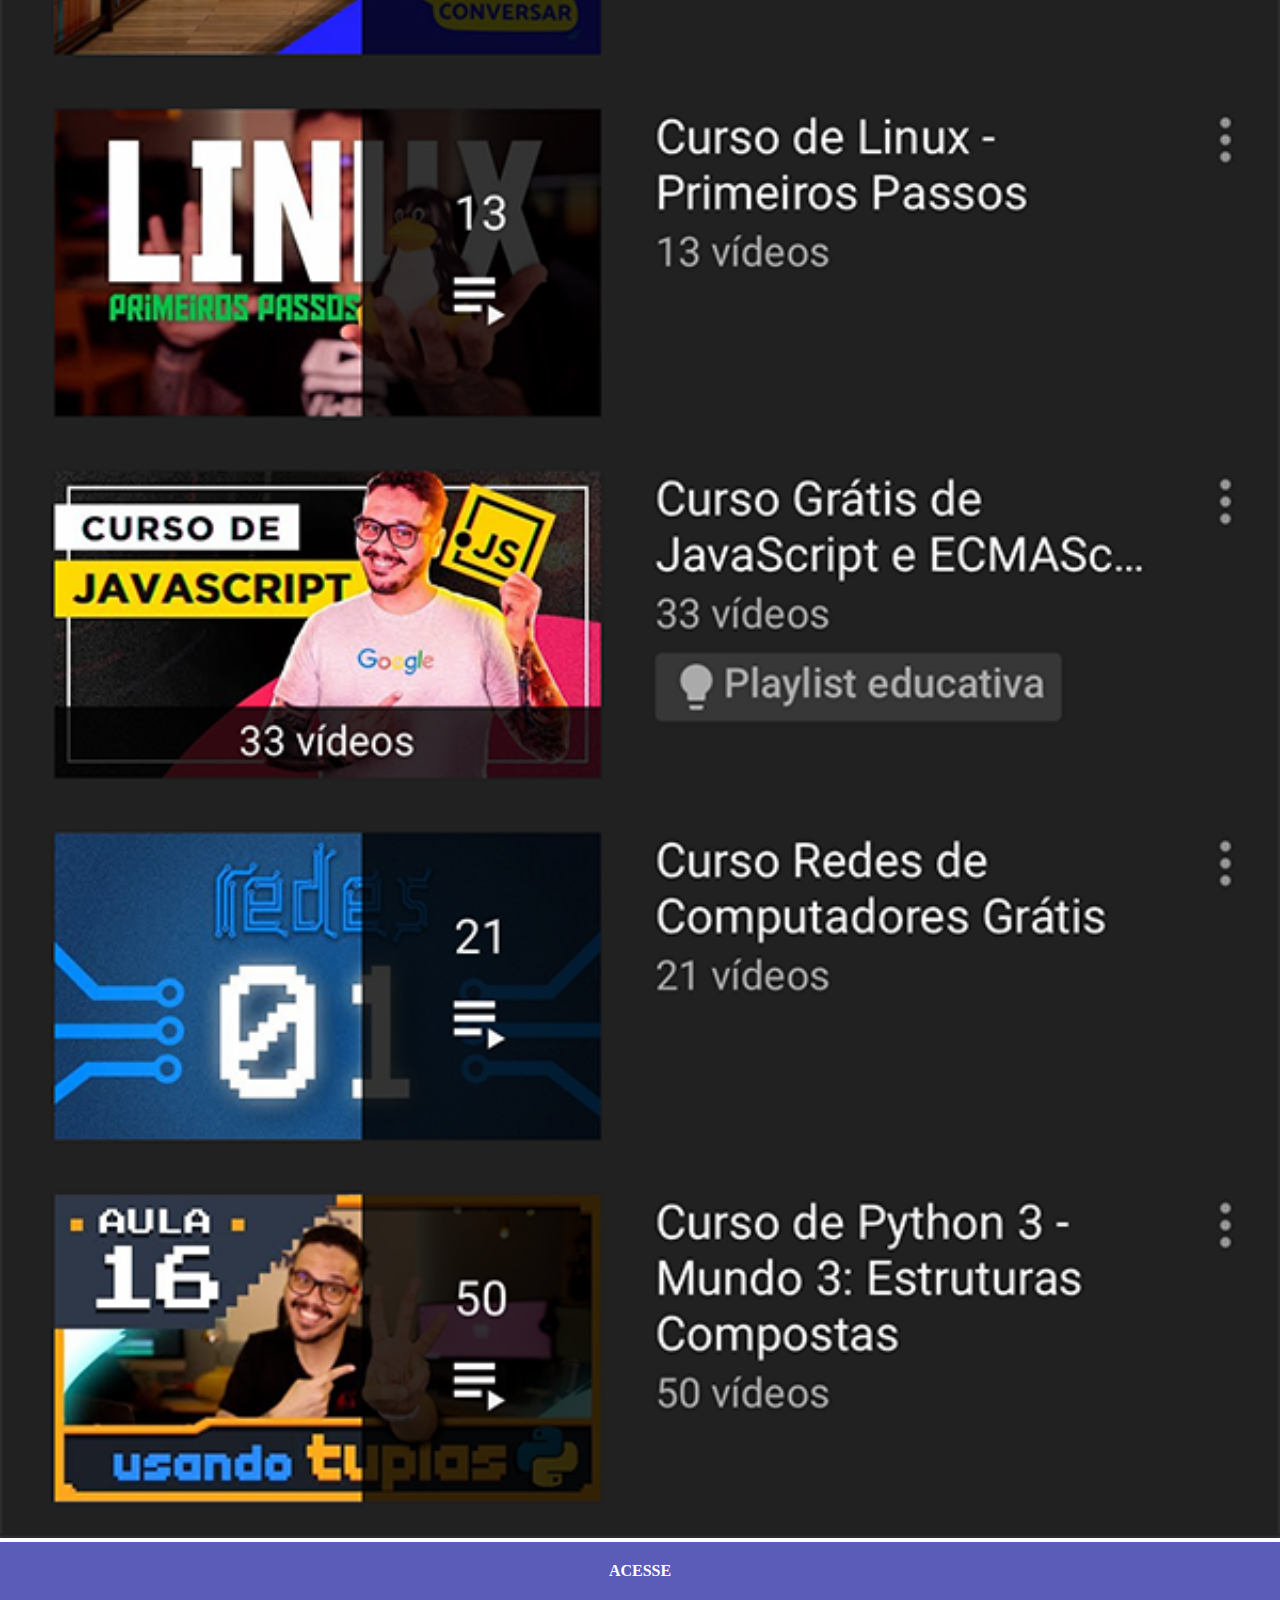
<file: youtube.html>
<!DOCTYPE html>
<html lang="pt-br">
<head>
    <meta charset="UTF-8">
    <meta name="viewport" content="width=device-width, initial-scale=1.0">
    <link rel="stylesheet" href="estilos/social.css">
    <title>youtube</title>
</head>
<body>

    <img src="imagens/tela-youtube.png" alt="youtube">
    <a href="https://www.youtube.com/c/CursoemV%C3%ADdeo/playlists" target="_blank">ACESSE</a>
    
</body>
</html>
</file>
<file: estilos/style.css>
*{
    margin: 0px;
    padding: 0px;

}

html, body{
    height: 100vh;
    width: 100vw;
    background-color: black;
}

body{
    background: url('../imagens/fundo-madeira.jpg') no-repeat top center;
    background-size: cover;
    background-attachment: fixed;
}

main{
    height: 100vh;
    position: relative;
}

#telefone{
    position: absolute;
    top: 50%;
    left: 50%;
    transform: translate(-50%, -50%);

    height: 627px;
    width: 311px;
    margin: 15px;
    background: url('../imagens/frame-iphone.png') no-repeat;
}

#tela{

    position: relative;
    top: 80px;
    left: 22px;
    width: 267px;
    height: 471px;
}

section#redes-sociais {
    text-align: right;
}

section#redes-sociais img {
    width: 50px;
    margin: 10px;
    border-radius: 50%;
    box-shadow:2px 2px 5px rgba(0, 0, 0, 0.527);
    box-sizing: border-box;
}

section#redes-sociais img:hover {
    border: 2px solid rgba(255, 255, 255, 0.458);
    transform: translate(-5px, -3px);
    box-shadow:5px 5px 10px rgba(0, 0, 0, 0.641);
    transition: transform 0.3s, border 0.6s;
}
</file>
<file: estilos/social.css>
*{
    margin: 0px;
    padding: 0px;
}

::-webkit-scrollbar{
    width: 0px;
    height: 0px;
}
img{
    width: 100vw;

}

a{
    display: block;
    background-color: rgb(91, 91, 184);
    color: white;
    padding: 20px;
    text-align: center;
    font-weight: bolder;
    text-decoration: none;
}

a:hover{
    background-color: blue;
}
</file>
